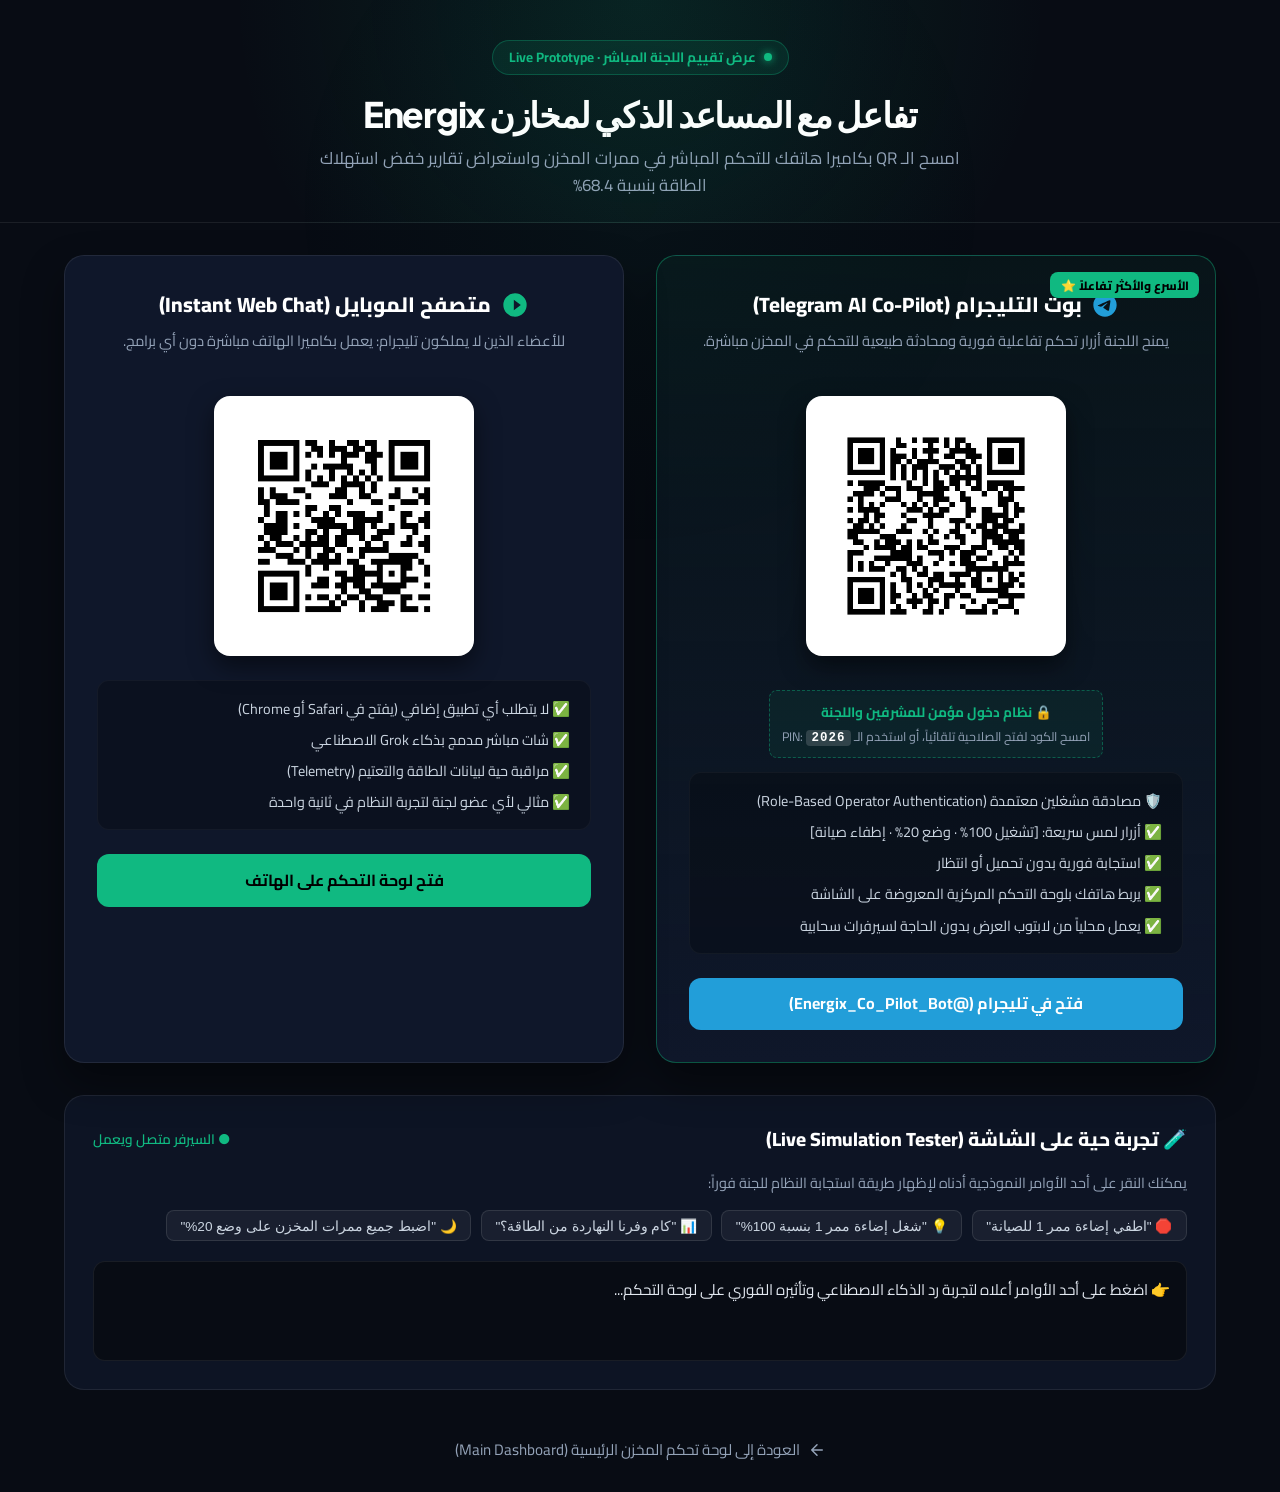
<file: demo.html>
<!DOCTYPE html>
<html lang="ar" dir="rtl">
<head>
  <meta charset="UTF-8" />
  <meta name="viewport" content="width=device-width, initial-scale=1.0" />
  <title>Energix — منصة العرض التفاعلي للجنة (Live AI Jury Demo)</title>
  <link rel="stylesheet" href="style.css" />
  <link rel="preconnect" href="https://fonts.googleapis.com">
  <link rel="preconnect" href="https://fonts.gstatic.com" crossorigin>
  <link href="https://fonts.googleapis.com/css2?family=Cairo:wght@400;600;700;800;900&family=Inter:wght@400;500;600;700&display=swap" rel="stylesheet">
  <style>
    body {
      font-family: 'Cairo', 'Inter', -apple-system, sans-serif;
      background: #080C14;
      color: #E2E8F0;
      min-height: 100vh;
      margin: 0;
      padding: 0;
    }
    .demo-header {
      padding: 2.5rem 1.5rem 1.5rem;
      text-align: center;
      background: radial-gradient(circle at 50% 0%, rgba(16, 185, 129, 0.12) 0%, transparent 60%);
      border-bottom: 1px solid rgba(255, 255, 255, 0.08);
    }
    .demo-badge {
      display: inline-flex;
      align-items: center;
      gap: 0.5rem;
      background: rgba(16, 185, 129, 0.1);
      border: 1px solid rgba(16, 185, 129, 0.3);
      color: #10B981;
      padding: 0.35rem 1rem;
      border-radius: 9999px;
      font-size: 0.85rem;
      font-weight: 700;
      margin-bottom: 1rem;
    }
    .demo-title {
      font-size: 2.2rem;
      font-weight: 900;
      color: #FFFFFF;
      margin-bottom: 0.5rem;
      line-height: 1.3;
    }
    .demo-sub {
      color: #94A3B8;
      max-width: 650px;
      margin: 0 auto;
      font-size: 1.05rem;
      line-height: 1.6;
    }
    .demo-container {
      max-width: 1200px;
      margin: 2rem auto;
      padding: 0 1.5rem;
      display: grid;
      grid-template-columns: 1fr 1fr;
      gap: 2rem;
    }
    @media (max-width: 900px) {
      .demo-container {
        grid-template-columns: 1fr;
      }
    }
    .qr-card {
      background: #0F172A;
      border: 1px solid rgba(255, 255, 255, 0.08);
      border-radius: 1.25rem;
      padding: 2rem;
      display: flex;
      flex-direction: column;
      align-items: center;
      text-align: center;
      box-shadow: 0 20px 40px rgba(0, 0, 0, 0.4);
      position: relative;
      overflow: hidden;
    }
    .qr-card.featured {
      border-color: rgba(16, 185, 129, 0.4);
      background: linear-gradient(180deg, rgba(16, 185, 129, 0.05) 0%, #0F172A 100%);
    }
    .qr-card .top-tag {
      position: absolute;
      top: 1rem;
      right: 1rem;
      background: #10B981;
      color: #000;
      font-size: 0.75rem;
      font-weight: 800;
      padding: 0.2rem 0.65rem;
      border-radius: 0.5rem;
    }
    .qr-box {
      background: #FFFFFF;
      padding: 1.25rem;
      border-radius: 1rem;
      box-shadow: 0 10px 25px rgba(0, 0, 0, 0.5);
      margin: 1.5rem 0;
      display: inline-block;
    }
    .qr-box img {
      width: 220px;
      height: 220px;
      display: block;
    }
    .qr-platform {
      display: flex;
      align-items: center;
      gap: 0.6rem;
      font-size: 1.3rem;
      font-weight: 800;
      color: #FFFFFF;
      margin-bottom: 0.5rem;
    }
    .qr-desc {
      color: #94A3B8;
      font-size: 0.92rem;
      line-height: 1.5;
      margin-bottom: 1.25rem;
    }
    .features-list {
      text-align: right;
      width: 100%;
      background: rgba(0, 0, 0, 0.25);
      border-radius: 0.75rem;
      padding: 1rem 1.25rem;
      margin-bottom: 1.5rem;
      border: 1px solid rgba(255, 255, 255, 0.04);
    }
    .features-list li {
      font-size: 0.9rem;
      color: #CBD5E1;
      margin-bottom: 0.5rem;
      display: flex;
      align-items: center;
      gap: 0.5rem;
    }
    .features-list li:last-child {
      margin-bottom: 0;
    }
    .btn-action {
      display: inline-flex;
      align-items: center;
      justify-content: center;
      gap: 0.5rem;
      width: 100%;
      padding: 0.85rem 1.25rem;
      border-radius: 0.75rem;
      font-weight: 700;
      font-size: 1rem;
      text-decoration: none;
      transition: all 0.2s;
    }
    .btn-tg {
      background: #229ED9;
      color: #FFF;
    }
    .btn-tg:hover {
      background: #1B86BA;
      transform: translateY(-2px);
    }
    .btn-wa {
      background: #25D366;
      color: #FFF;
    }
    .btn-wa:hover {
      background: #1EBE5D;
      transform: translateY(-2px);
    }
    .btn-web {
      background: #10B981;
      color: #000;
    }
    .btn-web:hover {
      background: #059669;
      color: #FFF;
      transform: translateY(-2px);
    }
    .live-sim-panel {
      max-width: 1200px;
      margin: 1rem auto 3rem;
      padding: 0 1.5rem;
    }
    .sim-card {
      background: #0D1424;
      border: 1px solid rgba(255, 255, 255, 0.08);
      border-radius: 1.25rem;
      padding: 1.75rem;
    }
    .sim-title {
      font-size: 1.2rem;
      font-weight: 800;
      color: #FFF;
      margin-bottom: 1rem;
      display: flex;
      align-items: center;
      justify-content: space-between;
    }
    .quick-chips {
      display: flex;
      flex-wrap: wrap;
      gap: 0.6rem;
      margin-bottom: 1.25rem;
    }
    .chip {
      background: rgba(255, 255, 255, 0.05);
      border: 1px solid rgba(255, 255, 255, 0.1);
      color: #CBD5E1;
      padding: 0.4rem 0.85rem;
      border-radius: 0.5rem;
      font-size: 0.85rem;
      cursor: pointer;
      transition: 0.2s;
    }
    .chip:hover {
      background: rgba(16, 185, 129, 0.15);
      border-color: #10B981;
      color: #10B981;
    }
    .chat-output-box {
      background: #080C14;
      border: 1px solid rgba(255, 255, 255, 0.07);
      border-radius: 0.75rem;
      padding: 1rem;
      min-height: 100px;
      font-size: 0.95rem;
      color: #E2E8F0;
      line-height: 1.6;
    }
    .back-nav {
      display: flex;
      justify-content: center;
      margin-bottom: 2rem;
    }
    .back-nav a {
      color: #94A3B8;
      text-decoration: none;
      font-size: 0.95rem;
      display: inline-flex;
      align-items: center;
      gap: 0.5rem;
      transition: 0.2s;
    }
    .back-nav a:hover {
      color: #10B981;
    }
  </style>
</head>
<body>

  <!-- Header -->
  <header class="demo-header">
    <div class="demo-badge">
      <span style="display:inline-block; width:8px; height:8px; background:#10B981; border-radius:50%; box-shadow:0 0 8px #10B981;"></span>
      عرض تقييم اللجنة المباشر · Live Prototype
    </div>
    <h1 class="demo-title">تفاعل مع المساعد الذكي لمخازن Energix</h1>
    <p class="demo-sub">
      امسح الـ QR بكاميرا هاتفك للتحكم المباشر في ممرات المخزن واستعراض تقارير خفض استهلاك الطاقة بنسبة 68.4%
    </p>
  </header>

  <!-- Dual Showcase Cards -->
  <div class="demo-container">

    <!-- Card 1: Telegram Bot (Recommended) -->
    <div class="qr-card featured">
      <span class="top-tag">الأسرع والأكثر تفاعلاً ⭐</span>
      <div class="qr-platform">
        <svg width="28" height="28" viewBox="0 0 24 24" fill="#229ED9"><path d="M12 2C6.48 2 2 6.48 2 12s4.48 10 10 10 10-4.48 10-10S17.52 2 12 2zm4.64 6.8c-.15 1.58-.8 5.42-1.13 7.19-.14.75-.42 1-.68 1.03-.58.05-1.02-.38-1.58-.75-.88-.58-1.38-.94-2.23-1.5-.99-.65-.35-1.01.22-1.59.15-.15 2.71-2.48 2.76-2.69a.2.2 0 0 0-.05-.18c-.06-.05-.14-.03-.21-.02-.09.02-1.49.95-4.22 2.79-.4.27-.76.41-1.08.4-.36-.01-1.04-.2-1.55-.37-.63-.2-1.12-.31-1.08-.66.02-.18.27-.36.75-.55 2.92-1.27 4.86-2.11 5.83-2.52 2.78-1.16 3.35-1.36 3.73-1.36.08 0 .27.02.39.12.1.08.13.19.14.27-.01.06.01.24 0 .38z"/></svg>
        بوت التليجرام (Telegram AI Co-Pilot)
      </div>
      <p class="qr-desc">
        يمنح اللجنة أزرار تحكم تفاعلية فورية ومحادثة طبيعية للتحكم في المخزن مباشرة.
      </p>

      <div class="qr-box">
        <img id="qr-tg-img" src="qrcodes/qr_telegram.png" alt="Telegram Bot QR" />
      </div>

      <div style="margin: 10px 0 14px; background: rgba(16,185,129,0.08); border: 1px dashed rgba(16,185,129,0.4); border-radius: 8px; padding: 8px 12px; text-align: center;">
        <span style="color: #10B981; font-weight: 700; font-size: 0.85rem;">🔒 نظام دخول مؤمن للمشرفين واللجنة</span>
        <div style="font-size: 0.78rem; color: #94A3B8; margin-top: 3px;">
          امسح الكود لفتح الصلاحية تلقائياً، أو استخدم الـ PIN: <code style="color: #fff; background: rgba(255,255,255,0.15); padding: 1px 6px; border-radius: 4px; font-weight: bold; letter-spacing: 1px;">2026</code>
        </div>
      </div>

      <ul class="features-list">
        <li>🛡️ مصادقة مشغلين معتمدة (Role-Based Operator Authentication)</li>
        <li>✅ أزرار لمس سريعة: [تشغيل 100% · وضع 20% · إطفاء صيانة]</li>
        <li>✅ استجابة فورية بدون تحميل أو انتظار</li>
        <li>✅ يربط هاتفك بلوحة التحكم المركزية المعروضة على الشاشة</li>
        <li>✅ يعمل محلياً من لابتوب العرض بدون الحاجة لسيرفرات سحابية</li>
      </ul>

      <a id="btn-tg-link" href="https://t.me/Energix_Co_Pilot_Bot?start=energix2026" target="_blank" class="btn-action btn-tg">
        فتح في تليجرام (@Energix_Co_Pilot_Bot)
      </a>
    </div>

    <!-- Card 2: Mobile Web Direct (Zero App Installation) -->
    <div class="qr-card">
      <div class="qr-platform">
        <svg width="28" height="28" viewBox="0 0 24 24" fill="#10B981"><path d="M12 2a10 10 0 1 0 10 10A10 10 0 0 0 12 2zm-1 14.5v-9l6 4.5-6 4.5z"/></svg>
        متصفح الموبايل (Instant Web Chat)
      </div>
      <p class="qr-desc">
        للأعضاء الذين لا يملكون تليجرام: يعمل بكاميرا الهاتف مباشرة دون أي برامج.
      </p>

      <div class="qr-box">
        <img id="qr-web-img" src="qrcodes/qr_web.png" alt="Mobile Web QR" />
      </div>

      <ul class="features-list">
        <li>✅ لا يتطلب أي تطبيق إضافي (يفتح في Safari أو Chrome)</li>
        <li>✅ شات مباشر مدمج بذكاء Grok الاصطناعي</li>
        <li>✅ مراقبة حية لبيانات الطاقة والتعتيم (Telemetry)</li>
        <li>✅ مثالي لأي عضو لجنة لتجربة النظام في ثانية واحدة</li>
      </ul>

      <a id="btn-web-link" href="http://localhost:8000" target="_blank" class="btn-action btn-web">
        فتح لوحة التحكم على الهاتف
      </a>
    </div>

  </div>

  <!-- Live Simulation Test Box -->
  <div class="live-sim-panel">
    <div class="sim-card">
      <div class="sim-title">
        <span>🧪 تجربة حية على الشاشة (Live Simulation Tester)</span>
        <span style="font-size:0.85rem; color:#10B981; font-weight:600;">● السيرفر متصل ويعمل</span>
      </div>
      <p style="color:#94A3B8; font-size:0.9rem; margin-bottom:1rem;">
        يمكنك النقر على أحد الأوامر النموذجية أدناه لإظهار طريقة استجابة النظام للجنة فوراً:
      </p>

      <div class="quick-chips">
        <button class="chip" onclick="simulateTest('اطفي إضاءة ممر 1 للصيانة')">🛑 "اطفي إضاءة ممر 1 للصيانة"</button>
        <button class="chip" onclick="simulateTest('شغل إضاءة ممر 1 بنسبة 100%')">💡 "شغل إضاءة ممر 1 بنسبة 100%"</button>
        <button class="chip" onclick="simulateTest('كام وفرنا النهاردة من الطاقة؟')">📊 "كام وفرنا النهاردة من الطاقة؟"</button>
        <button class="chip" onclick="simulateTest('اضبط جميع ممرات المخزن على وضع 20%')">🌙 "اضبط جميع ممرات المخزن على وضع 20%"</button>
      </div>

      <div class="chat-output-box" id="sim-output">
        👉 اضغط على أحد الأوامر أعلاه لتجربة رد الذكاء الاصطناعي وتأثيره الفوري على لوحة التحكم...
      </div>
    </div>
  </div>

  <div class="back-nav">
    <a href="index.html">
      <svg width="18" height="18" viewBox="0 0 24 24" fill="none" stroke="currentColor" stroke-width="2" stroke-linecap="round" stroke-linejoin="round"><path d="M19 12H5M12 19l-7-7 7-7"/></svg>
      العودة إلى لوحة تحكم المخزن الرئيسية (Main Dashboard)
    </a>
  </div>

  <script>
    async function simulateTest(query) {
      const box = document.getElementById('sim-output');
      box.innerHTML = `<span style="color:#94A3B8;">⏳ جاري إرسال الأمر للذكاء الاصطناعي وتنفيذ التعتيم...</span>`;
      try {
        const res = await fetch('/chat', {
          method: 'POST',
          headers: { 'Content-Type': 'application/json' },
          body: JSON.stringify({ message: query })
        });
        const data = await res.json();
        box.innerHTML = `
          <div style="color:#10B981; font-weight:700; margin-bottom:0.25rem;">أمر اللجنة: "${query}"</div>
          <div style="color:#FFFFFF;">رد المساعد الذكي: ${data.reply}</div>
        `;
      } catch (e) {
        box.innerHTML = `<span style="color:#EF4444;">تعذر الاتصال بالسيرفر المحلي: ${e.message}</span>`;
      }
    }
  </script>
</body>
</html>
</file>
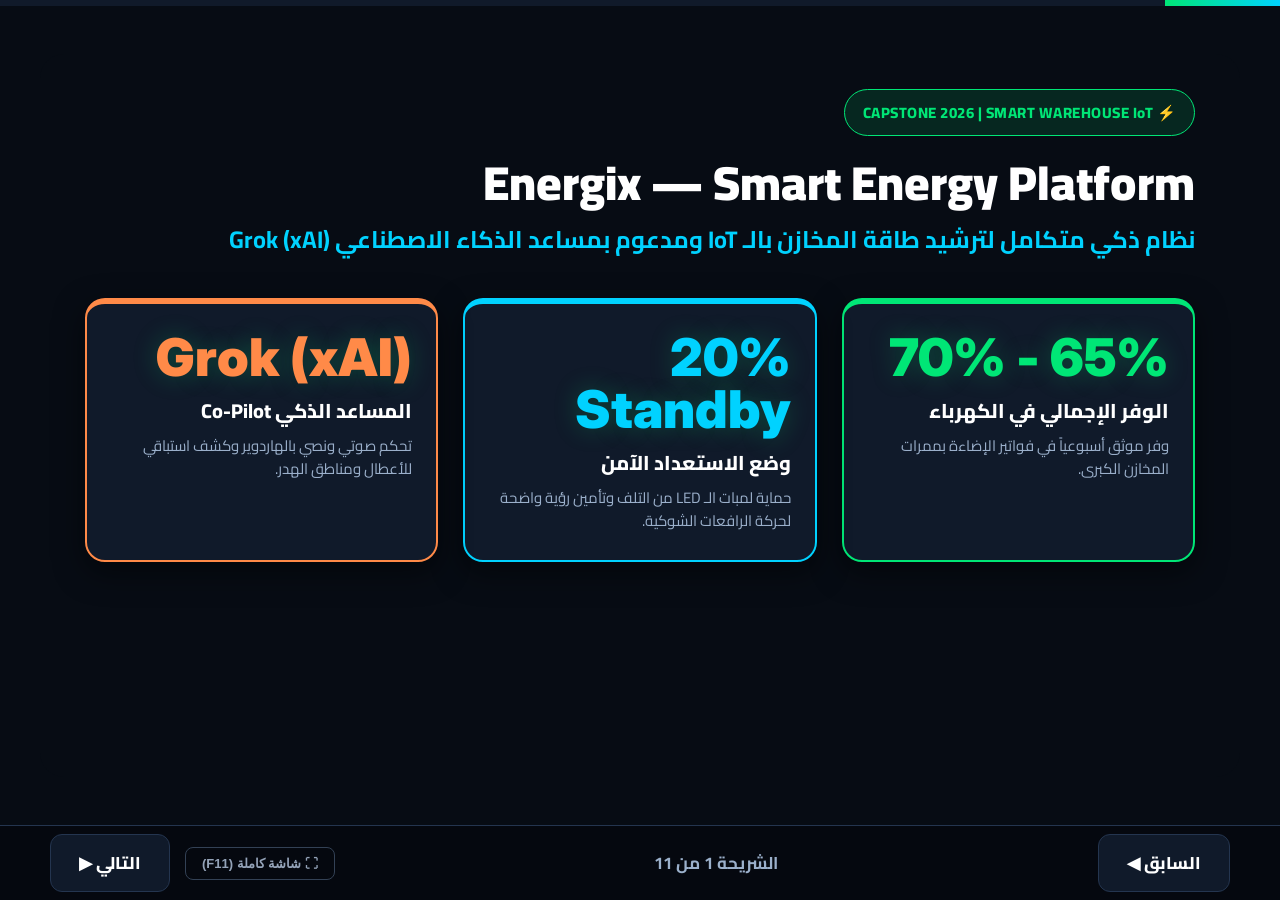
<file: Energix_Presentation.html>
<!DOCTYPE html>
<html lang="ar" dir="rtl">
<head>
  <meta charset="UTF-8">
  <meta name="viewport" content="width=device-width, initial-scale=1.0">
  <title>Energix — Keynote Presentation (Large & Clear)</title>
  <!-- Google Fonts: Cairo for super crisp Arabic & Inter for English/Numbers -->
  <link rel="preconnect" href="https://fonts.googleapis.com">
  <link rel="preconnect" href="https://fonts.gstatic.com" crossorigin>
  <link href="https://fonts.googleapis.com/css2?family=Cairo:wght@400;600;700;800;900&family=Inter:wght@400;600;800&display=swap" rel="stylesheet">
  
  <style>
    :root {
      --bg: #070c14;
      --card-bg: #101a2a;
      --card-border: #24354f;
      --accent-green: #00e676;
      --accent-cyan: #00d2ff;
      --accent-orange: #ff8a48;
      --accent-purple: #ba68ff;
      --text-white: #ffffff;
      --text-muted: #9bb0cb;
      --text-body: #f1f5f9;
    }
    * { box-sizing: border-box; }
    body {
      margin: 0;
      padding: 0;
      font-family: 'Cairo', 'Segoe UI', Tahoma, sans-serif;
      background: var(--bg);
      color: var(--text-white);
      height: 100vh;
      overflow: hidden;
      display: flex;
      flex-direction: column;
    }
    
    /* Top Progress Bar */
    .progress-bar-container {
      width: 100%;
      height: 6px;
      background: #101a2a;
    }
    .progress-bar {
      height: 100%;
      background: linear-gradient(90deg, var(--accent-green), var(--accent-cyan));
      width: 9%;
      transition: width 0.3s ease;
    }

    .slide-viewport {
      flex: 1;
      display: flex;
      align-items: center;
      justify-content: center;
      padding: 25px 40px;
    }
    .slide {
      display: none;
      width: 100%;
      max-width: 1280px;
      height: 94%;
      background: var(--bg);
      border-radius: 24px;
      padding: 35px 45px;
      animation: slideIn 0.35s ease-out;
      overflow-y: auto;
    }
    .slide.active { display: block; }
    @keyframes slideIn {
      from { opacity: 0; transform: translateY(12px); }
      to { opacity: 1; transform: translateY(0); }
    }

    /* Badges */
    .badge {
      display: inline-flex;
      align-items: center;
      gap: 8px;
      padding: 8px 18px;
      background: rgba(0, 230, 118, 0.12);
      border: 1.5px solid var(--accent-green);
      color: var(--accent-green);
      border-radius: 30px;
      font-size: 15px;
      font-weight: 800;
      margin-bottom: 16px;
      letter-spacing: 0.5px;
    }

    h1 {
      font-size: 40px;
      font-weight: 900;
      margin: 0 0 10px 0;
      color: var(--text-white);
      line-height: 1.25;
    }
    .subtitle {
      font-size: 22px;
      font-weight: 700;
      color: var(--accent-cyan);
      margin-bottom: 30px;
      line-height: 1.5;
    }

    /* Grids */
    .grid-3 {
      display: grid;
      grid-template-columns: repeat(3, 1fr);
      gap: 25px;
      margin-top: 25px;
    }
    .grid-2 {
      display: grid;
      grid-template-columns: 1.1fr 0.9fr;
      gap: 30px;
      align-items: center;
    }

    /* Big High-Contrast Cards */
    .card {
      background: var(--card-bg);
      border: 2px solid var(--card-border);
      border-radius: 20px;
      padding: 28px 24px;
      box-shadow: 0 10px 30px rgba(0,0,0,0.5);
      transition: transform 0.25s, border-color 0.25s, box-shadow 0.25s;
    }
    .card:hover {
      transform: translateY(-6px);
      border-color: var(--accent-green);
      box-shadow: 0 15px 40px rgba(0, 230, 118, 0.15);
    }
    .card h3 {
      margin-top: 0;
      margin-bottom: 16px;
      font-size: 23px;
      font-weight: 800;
      color: var(--accent-green);
      display: flex;
      align-items: center;
      gap: 12px;
    }
    .card ul {
      padding-right: 22px;
      margin: 0;
      color: var(--text-body);
      font-size: 17px;
      font-weight: 600;
      line-height: 1.8;
    }
    .card li { margin-bottom: 12px; }

    /* Stat Numbers */
    .stat-number {
      font-family: 'Inter', sans-serif;
      font-size: 52px;
      font-weight: 900;
      color: var(--accent-green);
      margin-bottom: 8px;
      line-height: 1;
      text-shadow: 0 0 25px rgba(0, 230, 118, 0.25);
    }
    .stat-title {
      font-size: 20px;
      font-weight: 800;
      color: var(--text-white);
      margin-bottom: 6px;
    }
    .stat-desc {
      font-size: 15px;
      color: var(--text-muted);
      line-height: 1.5;
    }

    /* Horizontal Operational Rules */
    .rule-box {
      background: var(--card-bg);
      border: 2px solid var(--card-border);
      border-right: 6px solid var(--accent-green);
      padding: 18px 25px;
      border-radius: 14px;
      margin-bottom: 16px;
      display: flex;
      align-items: center;
      justify-content: space-between;
      font-size: 18px;
      font-weight: 700;
      transition: all 0.2s;
    }
    .rule-box:hover {
      transform: translateX(-4px);
      border-color: var(--accent-green);
    }
    .rule-badge {
      padding: 6px 16px;
      border-radius: 20px;
      font-size: 15px;
      font-weight: 800;
    }

    /* Images */
    img.preview {
      width: 100%;
      border-radius: 16px;
      border: 2px solid var(--card-border);
      box-shadow: 0 12px 35px rgba(0,0,0,0.6);
    }

    /* Bottom Control Bar */
    .controls {
      height: 75px;
      background: #05080f;
      border-top: 1.5px solid var(--card-border);
      display: flex;
      align-items: center;
      justify-content: space-between;
      padding: 0 50px;
    }
    .btn {
      background: var(--card-bg);
      border: 1.5px solid var(--card-border);
      color: var(--text-white);
      padding: 12px 28px;
      border-radius: 12px;
      cursor: pointer;
      font-family: 'Cairo', sans-serif;
      font-size: 17px;
      font-weight: 800;
      display: flex;
      align-items: center;
      gap: 10px;
      transition: all 0.2s;
    }
    .btn:hover {
      background: var(--accent-green);
      color: #000;
      border-color: var(--accent-green);
      box-shadow: 0 0 20px rgba(0, 230, 118, 0.4);
    }
    .counter {
      color: var(--text-muted);
      font-size: 17px;
      font-weight: 700;
    }
    .fullscreen-btn {
      background: transparent;
      border: 1px solid #334155;
      color: #94a3b8;
      padding: 8px 16px;
      border-radius: 8px;
      cursor: pointer;
      font-size: 13px;
      font-weight: bold;
    }
    .fullscreen-btn:hover { color: #fff; border-color: #fff; }
  </style>
</head>
<body>

  <!-- Top Progress Bar -->
  <div class="progress-bar-container">
    <div class="progress-bar" id="progress-bar"></div>
  </div>

  <div class="slide-viewport">

    <!-- SLIDE 1: COVER -->
    <div class="slide active">
      <div class="badge">⚡ CAPSTONE 2026 | SMART WAREHOUSE IoT</div>
      <h1 style="font-size: 48px;">Energix — Smart Energy Platform</h1>
      <div class="subtitle" style="font-size: 24px;">نظام ذكي متكامل لترشيد طاقة المخازن بالـ IoT ومدعوم بمساعد الذكاء الاصطناعي Grok (xAI)</div>
      
      <div class="grid-3" style="margin-top: 40px;">
        <div class="card" style="border-color: var(--accent-green); border-top-width: 6px;">
          <div class="stat-number">65% - 70%</div>
          <div class="stat-title">الوفر الإجمالي في الكهرباء</div>
          <div class="stat-desc">وفر موثق أسبوعياً في فواتير الإضاءة بممرات المخازن الكبرى.</div>
        </div>
        <div class="card" style="border-color: var(--accent-cyan); border-top-width: 6px;">
          <div class="stat-number" style="color: var(--accent-cyan);">20% Standby</div>
          <div class="stat-title">وضع الاستعداد الآمن</div>
          <div class="stat-desc">حماية لمبات الـ LED من التلف وتأمين رؤية واضحة لحركة الرافعات الشوكية.</div>
        </div>
        <div class="card" style="border-color: var(--accent-orange); border-top-width: 6px;">
          <div class="stat-number" style="color: var(--accent-orange);">Grok (xAI)</div>
          <div class="stat-title">المساعد الذكي Co-Pilot</div>
          <div class="stat-desc">تحكم صوتي ونصي بالهاردوير وكشف استباقي للأعطال ومناطق الهدر.</div>
        </div>
      </div>
    </div>

    <!-- SLIDE 2: THE PROBLEM -->
    <div class="slide">
      <div class="badge" style="color: #ff5252; border-color: #ff5252; background: rgba(255,82,82,0.12);">🛑 THE PROBLEM</div>
      <h1>التحديات التشغيلية والمالية لإضاءة المخازن التقليدية</h1>
      <div class="subtitle">لماذا تفشل أساليب الإضاءة الحالية في المستودعات وسلاسل التوريد الكبرى؟</div>
      
      <div class="grid-3">
        <div class="card" style="border-color: var(--accent-orange);">
          <h3 style="color: var(--accent-orange);">⚡ إهدار مالي حاد (24/7 Waste)</h3>
          <ul>
            <li>صفوف الإضاءة (High Bay) تظل تعمل بكامل طاقتها <b>100% طوال 24 ساعة دون انقطاع</b>.</li>
            <li>ممرات كاملة تبقى فارغة لساعات مع استمرار استهلاك الكهرباء دون أي عائد.</li>
            <li>تمثل الإضاءة ما يصل إلى <b>40% من إجمالي فاتورة كهرباء</b> المنشأة اللوجستية.</li>
          </ul>
        </div>
        <div class="card" style="border-color: #ff5252;">
          <h3 style="color: #ff5252;">💥 تلف المصابيح السريع (Burnout)</h3>
          <ul>
            <li>التشغيل المستمر يرفع الحمل الحراري ويدمر درايفرات ومحولات الـ LED سريعاً.</li>
            <li>حساسات الحركة العادية التي تطفئ النور كلياً (0%) تسبب <b>صدمات كهربائية وحرارية</b> للمبات.</li>
            <li>تكاليف باهظة لاستبدال وصيانة الإضاءة المعلقة في الأسقف العالية (12 متراً).</li>
          </ul>
        </div>
        <div class="card" style="border-color: var(--accent-cyan);">
          <h3 style="color: var(--accent-cyan);">📊 انعدام الرؤية البيانية (No Data)</h3>
          <ul>
            <li>افتقار مديري المخازن لتقارير أسبوعية تفصل حجم الهدر في كل ممر ومنشأة.</li>
            <li>عدم وجود نظام تنبؤ بالأعطال: لا يُكتشف الحساس المعطل إلا بعد توقفه تماماً.</li>
            <li>صعوبة اتخاذ قرارات مدروسة لتحسين استهلاك الطاقة وإدارة مساحات التخزين.</li>
          </ul>
        </div>
      </div>
    </div>

    <!-- SLIDE 3: THE SOLUTION -->
    <div class="slide">
      <div class="badge">🛡️ THE SOLUTION</div>
      <h1>الحل المعتمد: نظام Energix التكيفي الذكي</h1>
      <div class="subtitle">المعادلة الهندسية التي تجمع بين التوفير الأقصى وأمان العمال وحماية الأصول</div>
      
      <div class="grid-3">
        <div class="card" style="border-color: var(--accent-green);">
          <h3>🛡️ سر وضع الـ 20% Standby</h3>
          <ul>
            <li><b>الأمان أولاً:</b> يوفر رؤية واضحة ومستمرة لسائقي الرافعات الشوكية لمنع حوادث الاصطدام.</li>
            <li><b>حماية المصابيح:</b> يمنع الصدمات الحرارية الكهربائية الناتجة عن الإطفاء الكلي 0%.</li>
            <li><b>وفر هائل:</b> خفض الإضاءة إلى 20% يوفر <b>80% من الطاقة</b> في أوقات السكون.</li>
          </ul>
        </div>
        <div class="card" style="border-color: var(--accent-cyan);">
          <h3 style="color: var(--accent-cyan);">👁️ استشعار مزدوج للحركة والحرارة</h3>
          <ul>
            <li>دمج حساسات الحركة (PIR) مع حساسات الحرارة والتواجد البشري (DHT).</li>
            <li><b>حل مشكلة العامل الثابت:</b> لو وقف العامل يفحص بضاعة لن ينطفئ النور في وجهه.</li>
            <li>سرعة استجابة ورفع النور لـ 100% خلال <b>2 إلى 3 ثوانٍ فقط</b> فور الدخول.</li>
          </ul>
        </div>
        <div class="card" style="border-color: var(--accent-orange);">
          <h3 style="color: var(--accent-orange);">⚙️ أتمتة كاملة (Zero Friction)</h3>
          <ul>
            <li><b>نظام ذاتي 100%:</b> لا يتطلب أي تغيير في طريقة أو عادات عمل العمال اليومية.</li>
            <li>تعتيم انسيابي ناعم (Smooth PWM Fading) يمنع الوميض والرعشة المجهدة للعين.</li>
            <li>تصميم Modular مرن قابل للتطبيق في أي مخزن مهما اختلفت مساحته.</li>
          </ul>
        </div>
      </div>
    </div>

    <!-- SLIDE 4: THE 5 SMART RULES -->
    <div class="slide">
      <div class="badge">🧠 ALGORITHMIC LOGIC</div>
      <h1>القواعد البرمجية الخمس للتحكم الذكي</h1>
      <div class="subtitle">خوارزميات التحكم الأوتوماتيكي وحصاد ضوء النهار وتأمين الطوارئ القصوى</div>
      
      <div class="rule-box" style="border-right-color: var(--accent-green);">
        <div><b style="color: var(--accent-green);">1. وضع الدخول والنشاط (Active 100%):</b> رفع الإضاءة لكامل السطوع فور رصد حركة أو حرارة خلال 2 إلى 3 ثوانٍ.</div>
        <div class="rule-badge" style="background: rgba(0,230,118,0.15); color: var(--accent-green);">استجابة فورية</div>
      </div>
      <div class="rule-box" style="border-right-color: var(--accent-cyan);">
        <div><b style="color: var(--accent-cyan);">2. وضع الاستعداد الذكي (Standby 20%):</b> التلاشي التلقائي بنعومة إلى 20% عند انعدام الحركة لمهلة محددة دون إطفاء كامل.</div>
        <div class="rule-badge" style="background: rgba(0,210,255,0.15); color: var(--accent-cyan);">وفر 80% في السكون</div>
      </div>
      <div class="rule-box" style="border-right-color: var(--accent-orange);">
        <div><b style="color: var(--accent-orange);">3. حصاد ضوء النهار (Daylight Harvesting):</b> خفض الإضاءة الصناعية بنسبة 40% إلى 60% نهاراً عبر حساس LDR.</div>
        <div class="rule-badge" style="background: rgba(255,138,72,0.15); color: var(--accent-orange);">استغلال الشمس</div>
      </div>
      <div class="rule-box" style="border-right-color: var(--accent-purple);">
        <div><b style="color: var(--accent-purple);">4. تخصيص المناطق الديناميكي (Dynamic Zoning):</b> إبقاء منطقة عمل العامل فقط عند 100% وتعتيم باقي طول الممر.</div>
        <div class="rule-badge" style="background: rgba(186,104,255,0.15); color: var(--accent-purple);">تركيز النور للعمل</div>
      </div>
      <div class="rule-box" style="border-right-color: #ff5252;">
        <div><b style="color: #ff5252;">5. أمان الطوارئ القصوى (Emergency Override):</b> إضاءة المخزن كاملاً بنسبة 100% فورياً عند استشعار حريق لتسهيل الهروب.</div>
        <div class="rule-badge" style="background: rgba(255,82,82,0.15); color: #ff5252;">أمان الأرواح 100%</div>
      </div>
    </div>

    <!-- SLIDE 5: HARDWARE PROTOTYPE -->
    <div class="slide">
      <div class="badge">🎛️ HARDWARE PROTOTYPE</div>
      <h1>النموذج الأولي الفيزيائي والمواصفات الهندسية</h1>
      <div class="subtitle">المكونات الإلكترونية وحلول التحديات الهندسية المبتكرة في النموذج المصغر</div>
      
      <div class="grid-3">
        <div class="card" style="border-color: var(--accent-green);">
          <h3>🎛️ المتحكم والدوائر (MCU)</h3>
          <ul>
            <li>متحكم دقيق (Arduino Uno / Mega) لمعالجة إشارات الحساسات في حلقات سريعة.</li>
            <li>منافذ PWM للتحكم الدقيق في التعتيم التدريجي دون أي رعشة بصرية.</li>
            <li>شاشة LCD ميدانية تعرض الوضع الحالي (Active/Eco) والواط الموفر لحظياً.</li>
          </ul>
        </div>
        <div class="card" style="border-color: var(--accent-cyan);">
          <h3 style="color: var(--accent-cyan);">📡 حزمة المستشعرات الذكية</h3>
          <ul>
            <li>مستشعرات حركة PIR مجهزة بأسطوانات عزل وتوجيه (Blinders) لمنع تداخل الممرات.</li>
            <li>مستشعر حرارة وتواجد DHT11 لتأكيد الوجود البشري في الممر.</li>
            <li>مقاومات ضوئية LDR لقياس شدة ضوء النهار وحصاد طاقة الشمس.</li>
          </ul>
        </div>
        <div class="card" style="border-color: var(--accent-orange);">
          <h3 style="color: var(--accent-orange);">📐 معيار التطبيق الميداني</h3>
          <ul>
            <li>مجسم ممر مخزن مطلي بأسود غير لامع لمحاكاة الخواص الضوئية للمخازن الحقيقية.</li>
            <li><b>معيار التوزيع الميداني:</b> مستشعر واحد لكل 8 إلى 10 أمتار على طول الممر.</li>
            <li>ترميز لوني معتمد للأسلاك لمنع أي تداخلات أو تشويش في الإشارة.</li>
          </ul>
        </div>
      </div>
    </div>

    <!-- SLIDE 6: SOFTWARE PLATFORM -->
    <div class="slide">
      <div class="badge">💻 SOFTWARE PLATFORM</div>
      <h1>منصة الويب السحابية ولوحة تحكم المخازن</h1>
      <div class="subtitle">المراقبة الحية وتصنيف المنشآت واستخراج التقارير الأسبوعية التنفيذية (PDF)</div>
      
      <div class="grid-2">
        <div class="card" style="border-color: var(--accent-cyan);">
          <h3 style="color: var(--accent-cyan);">⚡ مميزات لوحة التحكم السحابية</h3>
          <ul>
            <li><b>مؤشرات حية (KPIs):</b> تتبع إجمالي الكيلوواط المستهلك والموفر والمبالغ المالية الموفرة.</li>
            <li><b>تصنيف المخازن الذكي:</b> تصنيف فوري للمنشآت (Efficient كفء، Moderate متوسط، High Usage هدر مرتفع).</li>
            <li><b>تقارير أسبوعية تفاعلية:</b> استعراض تفاصيل الاستهلاك لكل يوم (من الإثنين للأحد) بضغطة زر.</li>
            <li><b>استخراج تقارير PDF رسمية:</b> ملفات تنفيذية جاهزة للطباعة والمتابعة الإدارية.</li>
            <li><b>إنذارات الصيانة التنبؤية:</b> كشف مبكر لاضطرابات الطاقة أو الحساسات المتعطلة.</li>
          </ul>
        </div>
        <div>
          <img class="preview" src="./Resources/3.jpeg" alt="Dashboard Preview">
        </div>
      </div>
    </div>

    <!-- SLIDE 7: NEW FEATURE - GROK AI CO-PILOT -->
    <div class="slide">
      <div class="badge" style="background: rgba(255,138,72,0.15); color: var(--accent-orange); border-color: var(--accent-orange);">🌟 NEW FEATURE (PLAN A)</div>
      <h1>المساعد الذكي للمخزن: Grok AI Co-Pilot (xAI)</h1>
      <div class="subtitle">تحويل نظام الإضاءة لمنظومة تفاعلية تتحدث وتتحكم وتكتشف الأعطال بالذكاء الاصطناعي التوليدي</div>
      
      <div class="grid-3">
        <div class="card" style="border-color: var(--accent-green);">
          <h3>🗣️ التخاطب باللغة الطبيعية</h3>
          <ul>
            <li>المدير يتحدث مع المخزن صوتياً أو نصياً بالعربية أو الإنجليزية.</li>
            <li>سؤال تحليلي: <i>"يا جروك وفرنا كام كهرباء الأسبوع ده؟"</i>.</li>
            <li>Grok يحلل البيانات ويجيب فوراً: <i>"وفرتم 59 كيلوواط بنسبة تحسن 68%"</i>.</li>
          </ul>
        </div>
        <div class="card" style="border-color: var(--accent-cyan);">
          <h3 style="color: var(--accent-cyan);">⚡ تحكم ميداني بالهاردوير (Tools)</h3>
          <ul>
            <li>Grok يستدعي دوال التحكم في الأردوينو مباشرة (Function Calling).</li>
            <li>أمر فوري: <i>"اطفي ممر 1 للصيانة حالاً"</i>.</li>
            <li><b>اللمبة تنطفئ في النموذج المصغر فورياً أمام لجنة التحكيم!</b></li>
          </ul>
        </div>
        <div class="card" style="border-color: var(--accent-orange);">
          <h3 style="color: var(--accent-orange);">🧠 التشخيص الاستباقي للأعطال</h3>
          <ul>
            <li>تحليل شذوذ الاستهلاك: <i>"ليه ممر 2 استهلاكه عالي الأسبوع ده؟"</i>.</li>
            <li>Grok يكشف السبب: <i>"حساس ممر 2 يسجل حركة مستمرة، ننصح بفحص مهلة السكون"</i>.</li>
            <li>تقديم حلول وإجراءات صيانة وقائية للمشرف.</li>
          </ul>
        </div>
      </div>
    </div>

    <!-- SLIDE 8: RESULTS & DATA ANALYSIS -->
    <div class="slide">
      <div class="badge">📊 PROVEN RESULTS</div>
      <h1>نتائج الاختبارات والتحليل الرقمي (4 أسابيع)</h1>
      <div class="subtitle">أرقام قياسية موثقة تثبت جدوى النظام وسرعة استجابته الميدانية</div>
      
      <div class="grid-3">
        <div class="card" style="text-align: center; border-color: var(--accent-green);">
          <div class="stat-number">65% - 70%</div>
          <div class="stat-title">الوفر الإجمالي الأسبوعي</div>
          <div class="stat-desc">في فاتورة الكهرباء مقارنة بالنظام التقليدي.</div>
        </div>
        <div class="card" style="text-align: center; border-color: var(--accent-cyan);">
          <div class="stat-number" style="color: var(--accent-cyan);">80%</div>
          <div class="stat-title">وفر ساعات السكون والليل</div>
          <div class="stat-desc">خلال العمل بوضع الاستعداد الآمن 20%.</div>
        </div>
        <div class="card" style="text-align: center; border-color: var(--accent-orange);">
          <div class="stat-number" style="color: var(--accent-orange);">40% - 60%</div>
          <div class="stat-title">وفر إضافي بالنهار</div>
          <div class="stat-desc">بفضل استغلال ضوء الشمس الطبيعي عبر LDR.</div>
        </div>
        <div class="card" style="text-align: center; border-color: var(--accent-purple);">
          <div class="stat-number" style="color: var(--accent-purple);">2 - 3 ثوانٍ</div>
          <div class="stat-title">سرعة استجابة الدخول</div>
          <div class="stat-desc">سرعة رفع الإضاءة لـ 100% فور دخول العامل.</div>
        </div>
        <div class="card" style="text-align: center; border-color: #ec4899;">
          <div class="stat-number" style="color: #ec4899;">96.4%</div>
          <div class="stat-title">دقة استشعار الحركة</div>
          <div class="stat-desc">نسبة إنذار خاطئ أقل من 3% في بيئة العمل.</div>
        </div>
        <div class="card" style="text-align: center; border-color: #0ea5e9;">
          <div class="stat-number" style="color: #0ea5e9;">15 - 20 سنة</div>
          <div class="stat-title">مضاعفة عمر المصابيح</div>
          <div class="stat-desc">بفضل التعتيم السلس وتجنب دورات الإطفاء الصفرية.</div>
        </div>
      </div>
    </div>

    <!-- SLIDE 9: BUSINESS MODEL CANVAS -->
    <div class="slide">
      <div class="badge">💼 BUSINESS MODEL</div>
      <h1>دراسة الجدوى ونموذج العمل التجاري (BMC)</h1>
      <div class="subtitle">تحويل الفكرة الهندسية إلى منتج صناعي وتجاري مستدام في السوق</div>
      
      <div class="grid-3">
        <div class="card" style="border-color: var(--accent-green);">
          <h3>💎 القيمة المضافة (Value Props)</h3>
          <ul>
            <li>وفر 65-70% موثق في فاتورة الكهرباء.</li>
            <li>مساعد ذكي Grok AI للتحكم والتشخيص الفوري.</li>
            <li>صفر تغيير في روتين أو طريقة عمل العمال.</li>
            <li>مضاعفة العمر الافتراضي للمصابيح وخفض تكلفة الصيانة.</li>
          </ul>
        </div>
        <div class="card" style="border-color: var(--accent-cyan);">
          <h3 style="color: var(--accent-cyan);">🎯 شرائح العملاء المستهدفة</h3>
          <ul>
            <li><b>فئة (أ):</b> المخازن ومراكز التوزيع اللوجستية الضخمة.</li>
            <li><b>فئة (ب):</b> المصانع ومستودعات التخزين المتوسطة والصغيرة.</li>
            <li>مستودعات التبريد والتجميد (Cold Storage).</li>
            <li>سلاسل التجزئة ومخازن الهايبر ماركت الكبرى.</li>
          </ul>
        </div>
        <div class="card" style="border-color: var(--accent-orange);">
          <h3 style="color: var(--accent-orange);">💰 مصادر الإيرادات (Revenues)</h3>
          <ul>
            <li>رسوم توريد وتركيب أجهزة التحكم الأولية.</li>
            <li>اشتراكات سنوية في برمجيات المنصة السحابية (SaaS).</li>
            <li>عقود الصيانة والدعم الفني السنوية (SLA).</li>
            <li>نموذج المشاركة في الوفر المحقق (% من الوفر).</li>
          </ul>
        </div>
      </div>
    </div>

    <!-- SLIDE 10: SDGS & ROADMAP -->
    <div class="slide">
      <div class="badge">🌍 SDGS & ROADMAP</div>
      <h1>أهداف التنمية المستدامة وخريطة الطريق المستقبلية</h1>
      <div class="subtitle">التوسع الصناعي المستقبلي والالتزام بالمعايير العالمية للطاقة النظيفة</div>
      
      <div class="rule-box" style="border-right-color: var(--accent-green);">
        <div><b style="color: var(--accent-green);">الأولوية لمستودعات التبريد (Cold Storage Priority):</b> البدء بمخازن التبريد لأن حرارة المصابيح تزيد حمل أجهزة التبريد، مما يحقق وفراً مزدوجاً.</div>
        <div class="rule-badge" style="background: rgba(0,230,118,0.15); color: var(--accent-green);">وفر مزدوج</div>
      </div>
      <div class="rule-box" style="border-right-color: var(--accent-cyan);">
        <div><b style="color: var(--accent-cyan);">التكامل مع أنظمة الـ WMS / ERP:</b> ربط الحساسات بجداول وصول الشاحنات لإضاءة الممرات استباقياً قبل وصول عمال التفريغ.</div>
        <div class="rule-badge" style="background: rgba(0,210,255,0.15); color: var(--accent-cyan);">تكامل لوجستي</div>
      </div>
      <div class="rule-box" style="border-right-color: var(--accent-orange);">
        <div><b style="color: var(--accent-orange);">خوارزميات التعلم الآلي لضبط المهلة (AI Tuning):</b> تحليل كثافة الحركة لتعديل وقت السكون آلياً لكل ممر بناءً على نشاطه الفعلي.</div>
        <div class="rule-badge" style="background: rgba(255,138,72,0.15); color: var(--accent-orange);">AI Tuning</div>
      </div>
      <div class="rule-box" style="border-right-color: var(--accent-purple);">
        <div><b style="color: var(--accent-purple);">أهداف الأمم المتحدة للتنمية المستدامة (UN SDGs):</b> تحقيق الأهداف 8 (العمل اللائق)، 9 (الصناعة والابتكار)، 12 (الاستهلاك المسؤول)، و17 (الشراكات).</div>
        <div class="rule-badge" style="background: rgba(186,104,255,0.15); color: var(--accent-purple);">SDGs 8, 9, 12, 17</div>
      </div>
    </div>

    <!-- SLIDE 11: CONCLUSION & LIVE DEMO -->
    <div class="slide">
      <div class="badge" style="font-size: 16px; padding: 10px 22px;">🎬 LIVE DEMO</div>
      <h1 style="font-size: 46px;">Energix: قيادة مستقبل كفاءة الطاقة في المخازن</h1>
      <div class="subtitle" style="font-size: 24px;">نظام متكامل يجمع بين كفاءة الطاقة الموثقة، وأمان العاملين، وقوة الذكاء الاصطناعي التوليدي</div>
      
      <div class="card" style="margin-top: 30px; border-color: var(--accent-green); padding: 30px; display: flex; gap: 30px; align-items: center;">
        <div style="flex: 1.3;">
          <h3 style="font-size: 24px; color: var(--accent-green); margin-bottom: 15px;">🚀 استعراض العرض الحي المباشر (Interactive Live Demo)</h3>
          <ul style="font-size: 17px; line-height: 2;">
            <li><b>1. النموذج الفيزيائي المصغر:</b> اختبار رفع النور الفوري لـ 100%، التعتيم الانسيابي PWM، وتفعيل وضع الـ 20% Standby.</li>
            <li><b>2. لوحة التحكم السحابية:</b> استعراض تتبع الطاقة لايف، وتصنيف المنشآت الـ 12، وتوليد التقارير اللحظية.</li>
            <li><b>3. التخاطب الحي مع Energix AI:</b> توجيه سؤال تحليلي عن التوفير، وإصدار أمر تحكم بالممرات مباشرة عبر الهاتف!</li>
          </ul>
        </div>
        <div style="flex: 0.9; text-align: center; background: rgba(0,0,0,0.3); border: 1px solid rgba(16,185,129,0.3); border-radius: 12px; padding: 20px;">
          <div style="font-size: 15px; font-weight: bold; color: var(--accent-green); margin-bottom: 10px;">📱 امسح بكاميرا الهاتف لتجربة التحكم:</div>
          <img src="qr_telegram.png" alt="Telegram QR" style="width: 170px; height: 170px; border-radius: 8px; border: 2px solid rgba(255,255,255,0.1); background: #fff; padding: 6px;">
          <div style="margin-top: 8px; font-size: 13px; color: #94A3B8;">
            🔒 نظام مؤمن — رمز المشغل (PIN): <b style="color: #fff; background: rgba(16,185,129,0.25); padding: 2px 8px; border-radius: 4px; font-family: monospace;">2026</b>
          </div>
        </div>
      </div>
    </div>

  </div>

  <!-- BOTTOM CONTROLS -->
  <div class="controls">
    <button class="btn" onclick="prevSlide()">السابق ◀</button>
    <div class="counter" id="slide-counter">الشريحة 1 من 11</div>
    <div style="display: flex; gap: 15px; align-items: center;">
      <button class="fullscreen-btn" onclick="toggleFullscreen()">⛶ شاشة كاملة (F11)</button>
      <button class="btn" onclick="nextSlide()">التالي ▶</button>
    </div>
  </div>

  <script>
    let currentSlide = 0;
    const slides = document.querySelectorAll('.slide');
    const counter = document.getElementById('slide-counter');
    const progressBar = document.getElementById('progress-bar');

    function updateSlide() {
      slides.forEach((s, idx) => s.classList.toggle('active', idx === currentSlide));
      counter.innerText = `الشريحة ${currentSlide + 1} من ${slides.length}`;
      const progressPercent = ((currentSlide + 1) / slides.length) * 100;
      progressBar.style.width = progressPercent + '%';
    }

    function nextSlide() {
      if (currentSlide < slides.length - 1) {
        currentSlide++;
        updateSlide();
      }
    }

    function prevSlide() {
      if (currentSlide > 0) {
        currentSlide--;
        updateSlide();
      }
    }

    function toggleFullscreen() {
      if (!document.fullscreenElement) {
        document.documentElement.requestFullscreen().catch(err => alert(err.message));
      } else {
        document.exitFullscreen();
      }
    }

    // Keyboard Arrow Keys
    document.addEventListener('keydown', (e) => {
      if (e.key === 'ArrowRight' || e.key === 'ArrowDown') prevSlide();
      if (e.key === 'ArrowLeft' || e.key === 'ArrowUp') nextSlide();
      if (e.key === 'f' || e.key === 'F') toggleFullscreen();
    });
  </script>
</body>
</html>
</file>
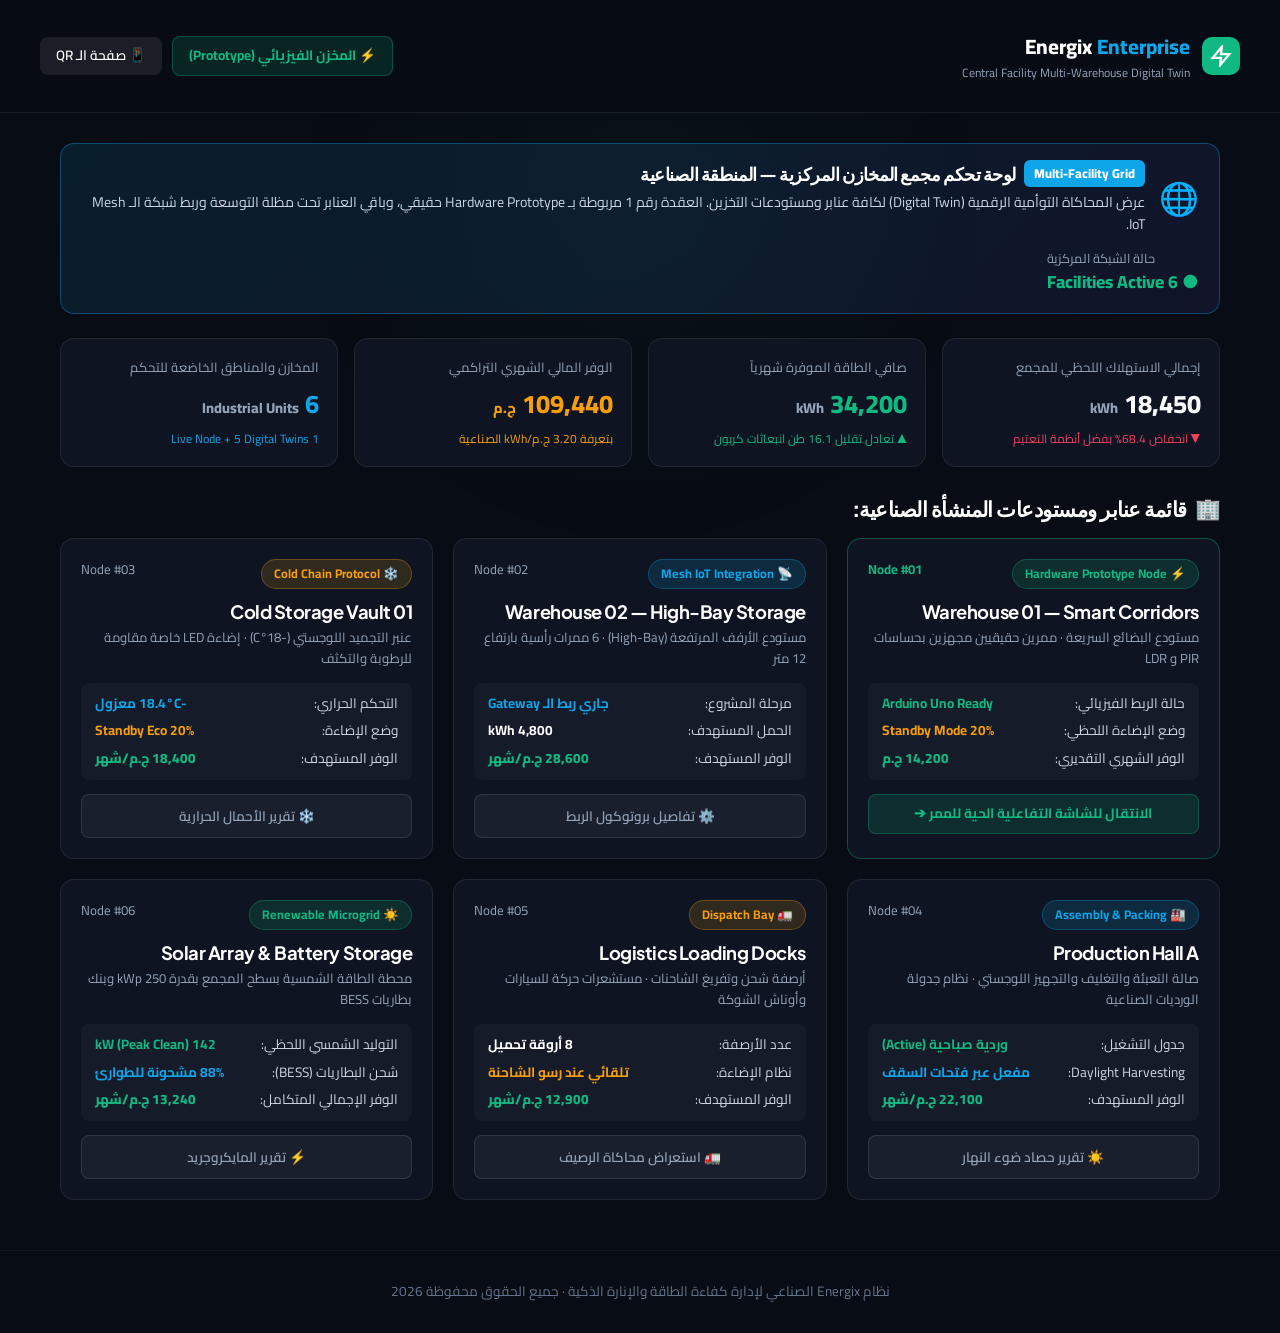
<file: enterprise.html>
<!DOCTYPE html>
<html lang="ar" dir="rtl">
<head>
  <meta charset="UTF-8" />
  <meta name="viewport" content="width=device-width, initial-scale=1.0" />
  <title>Energix Enterprise — مجمع المخازن والمنشآت المركزية (Digital Twin)</title>
  <link rel="stylesheet" href="style.css" />
  <link href="https://fonts.googleapis.com/css2?family=Cairo:wght@400;600;700;800;900&family=Plus+Jakarta+Sans:wght@500;700;800&display=swap" rel="stylesheet">
  <style>
    * { font-family: 'Cairo', 'Plus Jakarta Sans', sans-serif; }
    .phase-badge {
      display: inline-flex;
      align-items: center;
      gap: 6px;
      padding: 4px 12px;
      border-radius: 20px;
      font-size: 0.78rem;
      font-weight: 700;
    }
    .phase-live { background: rgba(16, 185, 129, 0.15); color: #10b981; border: 1px solid rgba(16, 185, 129, 0.3); }
    .phase-mesh { background: rgba(14, 165, 233, 0.15); color: #0ea5e9; border: 1px solid rgba(14, 165, 233, 0.3); }
    .phase-sim { background: rgba(245, 158, 11, 0.15); color: #f59e0b; border: 1px solid rgba(245, 158, 11, 0.3); }
    .backup-banner {
      background: linear-gradient(135deg, rgba(14, 165, 233, 0.12) 0%, rgba(99, 102, 241, 0.1) 100%);
      border: 1px solid rgba(14, 165, 233, 0.35);
      border-radius: 14px;
      padding: 16px 20px;
      margin-bottom: 24px;
      display: flex;
      justify-content: space-between;
      align-items: center;
      flex-wrap: wrap;
      gap: 12px;
    }
    .backup-tag {
      background: #0ea5e9;
      color: #fff;
      padding: 3px 10px;
      border-radius: 6px;
      font-size: 0.8rem;
      font-weight: 800;
    }
  </style>
</head>
<body style="background:#080c14;color:#f8fafc;">

<!-- Navigation -->
<nav id="navbar" style="border-bottom:1px solid rgba(255,255,255,0.08);background:rgba(8,12,20,0.85);backdrop-filter:blur(10px);position:sticky;top:0;z-index:100;">
  <div class="container nav-inner" style="display:flex;justify-content:space-between;align-items:center;padding:14px 20px;">
    <div style="display:flex;align-items:center;gap:12px;">
      <div style="background:#10b981;padding:8px;border-radius:10px;display:flex;">
        <svg width="22" height="22" viewBox="0 0 24 24" fill="none" stroke="#fff" stroke-width="2.5"><path d="M13 2L3 14h9l-1 8 10-12h-9l1-8z"/></svg>
      </div>
      <div>
        <span style="font-size:1.3rem;font-weight:800;color:#fff;">Energix <span style="color:#0ea5e9;">Enterprise</span></span>
        <span style="font-size:0.75rem;color:#94a3b8;display:block;">Central Facility Multi-Warehouse Digital Twin</span>
      </div>
    </div>

    <div style="display:flex;gap:10px;align-items:center;">
      <a href="/#inventory" style="display:inline-flex;align-items:center;gap:6px;padding:8px 16px;border-radius:8px;background:rgba(16,185,129,0.15);color:#10b981;border:1px solid rgba(16,185,129,0.3);text-decoration:none;font-weight:700;font-size:0.85rem;">
        ⚡ المخزن الفيزيائي (Prototype)
      </a>
      <a href="demo.html" style="display:inline-flex;align-items:center;gap:6px;padding:8px 16px;border-radius:8px;background:rgba(255,255,255,0.08);color:#fff;text-decoration:none;font-weight:600;font-size:0.85rem;">
        📱 صفحة الـ QR
      </a>
    </div>
  </div>
</nav>

<div class="container" style="max-width:1200px;margin:30px auto;padding:0 20px;">

  <!-- Enterprise Explanation Banner -->
  <div class="backup-banner">
    <div style="display:flex;align-items:center;gap:14px;">
      <span style="font-size:2rem;">🌐</span>
      <div>
        <div style="display:flex;align-items:center;gap:8px;margin-bottom:4px;">
          <span class="backup-tag">Multi-Facility Grid</span>
          <h3 style="margin:0;font-size:1.15rem;color:#fff;">لوحة تحكم مجمع المخازن المركزية — المنطقة الصناعية</h3>
        </div>
        <p style="margin:0;color:#cbd5e1;font-size:0.88rem;">
          عرض المحاكاة التوأمية الرقمية (Digital Twin) لكافة عنابر ومستودعات التخزين. العقدة رقم 1 مربوطة بـ Hardware Prototype حقيقي، وباقي العنابر تحت مظلة التوسعة وربط شبكة الـ Mesh IoT.
        </p>
      </div>
    </div>
    <div style="text-align:left;">
      <span style="font-size:0.8rem;color:#94a3b8;display:block;">حالة الشبكة المركزية</span>
      <span style="font-size:1.1rem;font-weight:800;color:#10b981;">● 6 Facilities Active</span>
    </div>
  </div>

  <!-- Top Metrics -->
  <div class="dash-stats" style="display:grid;grid-template-columns:repeat(auto-fit, minmax(220px, 1fr));gap:16px;margin-bottom:30px;">
    <div class="dash-stat-card" style="background:#0e1422;border:1px solid rgba(255,255,255,0.08);border-radius:14px;padding:18px;">
      <div style="font-size:0.82rem;color:#94a3b8;margin-bottom:6px;">إجمالي الاستهلاك اللحظي للمجمع</div>
      <div style="font-size:1.6rem;font-weight:800;color:#f8fafc;">18,450 <span style="font-size:0.9rem;color:#94a3b8;">kWh</span></div>
      <div style="font-size:0.75rem;color:#f43f5e;margin-top:4px;">▼ انخفاض 68.4% بفضل أنظمة التعتيم</div>
    </div>
    <div class="dash-stat-card" style="background:#0e1422;border:1px solid rgba(255,255,255,0.08);border-radius:14px;padding:18px;">
      <div style="font-size:0.82rem;color:#94a3b8;margin-bottom:6px;">صافي الطاقة الموفرة شهرياً</div>
      <div style="font-size:1.6rem;font-weight:800;color:#10b981;">34,200 <span style="font-size:0.9rem;color:#94a3b8;">kWh</span></div>
      <div style="font-size:0.75rem;color:#10b981;margin-top:4px;">▲ تعادل تقليل 16.1 طن انبعاثات كربون</div>
    </div>
    <div class="dash-stat-card" style="background:#0e1422;border:1px solid rgba(255,255,255,0.08);border-radius:14px;padding:18px;">
      <div style="font-size:0.82rem;color:#94a3b8;margin-bottom:6px;">الوفر المالي الشهري التراكمي</div>
      <div style="font-size:1.6rem;font-weight:800;color:#f59e0b;">109,440 <span style="font-size:0.9rem;color:#f59e0b;">ج.م</span></div>
      <div style="font-size:0.75rem;color:#f59e0b;margin-top:4px;">بتعرفة 3.20 ج.م/kWh الصناعية</div>
    </div>
    <div class="dash-stat-card" style="background:#0e1422;border:1px solid rgba(255,255,255,0.08);border-radius:14px;padding:18px;">
      <div style="font-size:0.82rem;color:#94a3b8;margin-bottom:6px;">المخازن والمناطق الخاضعة للتحكم</div>
      <div style="font-size:1.6rem;font-weight:800;color:#0ea5e9;">6 <span style="font-size:0.9rem;color:#94a3b8;">Industrial Units</span></div>
      <div style="font-size:0.75rem;color:#0ea5e9;margin-top:4px;">1 Live Node + 5 Digital Twins</div>
    </div>
  </div>

  <!-- Multi-Warehouse Facilities Grid -->
  <h2 style="font-size:1.3rem;font-weight:800;color:#fff;margin-bottom:16px;display:flex;align-items:center;gap:8px;">
    <span>🏢</span> قائمة عنابر ومستودعات المنشأة الصناعية:
  </h2>

  <div style="display:grid;grid-template-columns:repeat(auto-fit, minmax(340px, 1fr));gap:20px;">

    <!-- Card 1: Warehouse 01 (Physical Model) -->
    <div style="background:#0e1422;border:1px solid rgba(16,185,129,0.35);border-radius:14px;padding:20px;position:relative;">
      <div style="display:flex;justify-content:space-between;align-items:flex-start;margin-bottom:12px;">
        <span class="phase-badge phase-live">⚡ Hardware Prototype Node</span>
        <span style="color:#10b981;font-weight:700;font-size:0.82rem;">Node #01</span>
      </div>
      <h3 style="margin:0 0 4px;font-size:1.15rem;color:#fff;">Warehouse 01 — Smart Corridors</h3>
      <p style="margin:0 0 14px;color:#94a3b8;font-size:0.82rem;">مستودع البضائع السريعة · ممرين حقيقيين مجهزين بحساسات PIR و LDR</p>
      
      <div style="background:rgba(255,255,255,0.03);border-radius:8px;padding:10px 14px;margin-bottom:14px;">
        <div style="display:flex;justify-content:space-between;font-size:0.85rem;margin-bottom:6px;">
          <span style="color:#cbd5e1;">حالة الربط الفيزيائي:</span>
          <span style="color:#10b981;font-weight:700;">Arduino Uno Ready</span>
        </div>
        <div style="display:flex;justify-content:space-between;font-size:0.85rem;margin-bottom:6px;">
          <span style="color:#cbd5e1;">وضع الإضاءة اللحظي:</span>
          <span style="color:#f59e0b;font-weight:700;">20% Standby Mode</span>
        </div>
        <div style="display:flex;justify-content:space-between;font-size:0.85rem;">
          <span style="color:#cbd5e1;">الوفر الشهري التقديري:</span>
          <span style="color:#10b981;font-weight:800;">14,200 ج.م</span>
        </div>
      </div>
      <a href="/#inventory" style="display:block;text-align:center;padding:8px 0;background:rgba(16,185,129,0.15);color:#10b981;border:1px solid rgba(16,185,129,0.3);border-radius:8px;text-decoration:none;font-weight:700;font-size:0.85rem;">
        الانتقال للشاشة التفاعلية الحية للممر ➔
      </a>
    </div>

    <!-- Card 2: High-Bay Warehouse 02 -->
    <div style="background:#0e1422;border:1px solid rgba(255,255,255,0.08);border-radius:14px;padding:20px;">
      <div style="display:flex;justify-content:space-between;align-items:flex-start;margin-bottom:12px;">
        <span class="phase-badge phase-mesh">📡 Mesh IoT Integration</span>
        <span style="color:#94a3b8;font-size:0.82rem;">Node #02</span>
      </div>
      <h3 style="margin:0 0 4px;font-size:1.15rem;color:#fff;">Warehouse 02 — High-Bay Storage</h3>
      <p style="margin:0 0 14px;color:#94a3b8;font-size:0.82rem;">مستودع الأرفف المرتفعة (High-Bay) · 6 ممرات رأسية بارتفاع 12 متر</p>
      
      <div style="background:rgba(255,255,255,0.03);border-radius:8px;padding:10px 14px;margin-bottom:14px;">
        <div style="display:flex;justify-content:space-between;font-size:0.85rem;margin-bottom:6px;">
          <span style="color:#cbd5e1;">مرحلة المشروع:</span>
          <span style="color:#0ea5e9;font-weight:700;">جاري ربط الـ Gateway</span>
        </div>
        <div style="display:flex;justify-content:space-between;font-size:0.85rem;margin-bottom:6px;">
          <span style="color:#cbd5e1;">الحمل المستهدف:</span>
          <span style="color:#fff;font-weight:700;">4,800 kWh</span>
        </div>
        <div style="display:flex;justify-content:space-between;font-size:0.85rem;">
          <span style="color:#cbd5e1;">الوفر المستهدف:</span>
          <span style="color:#10b981;font-weight:800;">28,600 ج.م/شهر</span>
        </div>
      </div>
      <button onclick="alert('هذا العنبر ضمن التوسعة المركزية وجاري تجهيز الـ Gateway الخاص به للربط مع السيرفر.')" style="width:100%;padding:8px 0;background:rgba(255,255,255,0.05);color:#94a3b8;border:1px solid rgba(255,255,255,0.1);border-radius:8px;cursor:pointer;font-weight:600;font-size:0.85rem;">
        ⚙️ تفاصيل بروتوكول الربط
      </button>
    </div>

    <!-- Card 3: Cold Storage Vault 01 -->
    <div style="background:#0e1422;border:1px solid rgba(255,255,255,0.08);border-radius:14px;padding:20px;">
      <div style="display:flex;justify-content:space-between;align-items:flex-start;margin-bottom:12px;">
        <span class="phase-badge phase-sim">❄️ Cold Chain Protocol</span>
        <span style="color:#94a3b8;font-size:0.82rem;">Node #03</span>
      </div>
      <h3 style="margin:0 0 4px;font-size:1.15rem;color:#fff;">Cold Storage Vault 01</h3>
      <p style="margin:0 0 14px;color:#94a3b8;font-size:0.82rem;">عنبر التجميد اللوجستي (-18°C) · إضاءة LED خاصة مقاومة للرطوبة والتكثف</p>
      
      <div style="background:rgba(255,255,255,0.03);border-radius:8px;padding:10px 14px;margin-bottom:14px;">
        <div style="display:flex;justify-content:space-between;font-size:0.85rem;margin-bottom:6px;">
          <span style="color:#cbd5e1;">التحكم الحراري:</span>
          <span style="color:#0ea5e9;font-weight:700;">-18.4°C معزول</span>
        </div>
        <div style="display:flex;justify-content:space-between;font-size:0.85rem;margin-bottom:6px;">
          <span style="color:#cbd5e1;">وضع الإضاءة:</span>
          <span style="color:#f59e0b;font-weight:700;">20% Standby Eco</span>
        </div>
        <div style="display:flex;justify-content:space-between;font-size:0.85rem;">
          <span style="color:#cbd5e1;">الوفر المستهدف:</span>
          <span style="color:#10b981;font-weight:800;">18,400 ج.م/شهر</span>
        </div>
      </div>
      <button onclick="alert('تم تفعيل نظام التعتيم الذكي لتقليل الحمل الحراري للإنارة داخل ثلاجات التجميد.')" style="width:100%;padding:8px 0;background:rgba(255,255,255,0.05);color:#94a3b8;border:1px solid rgba(255,255,255,0.1);border-radius:8px;cursor:pointer;font-weight:600;font-size:0.85rem;">
        ❄️ تقرير الأحمال الحرارية
      </button>
    </div>

    <!-- Card 4: Production Hall A -->
    <div style="background:#0e1422;border:1px solid rgba(255,255,255,0.08);border-radius:14px;padding:20px;">
      <div style="display:flex;justify-content:space-between;align-items:flex-start;margin-bottom:12px;">
        <span class="phase-badge phase-mesh">🏭 Assembly & Packing</span>
        <span style="color:#94a3b8;font-size:0.82rem;">Node #04</span>
      </div>
      <h3 style="margin:0 0 4px;font-size:1.15rem;color:#fff;">Production Hall A</h3>
      <p style="margin:0 0 14px;color:#94a3b8;font-size:0.82rem;">صالة التعبئة والتغليف والتجهيز اللوجستي · نظام جدولة الورديات الصناعية</p>
      
      <div style="background:rgba(255,255,255,0.03);border-radius:8px;padding:10px 14px;margin-bottom:14px;">
        <div style="display:flex;justify-content:space-between;font-size:0.85rem;margin-bottom:6px;">
          <span style="color:#cbd5e1;">جدول التشغيل:</span>
          <span style="color:#10b981;font-weight:700;">وردية صباحية (Active)</span>
        </div>
        <div style="display:flex;justify-content:space-between;font-size:0.85rem;margin-bottom:6px;">
          <span style="color:#cbd5e1;">Daylight Harvesting:</span>
          <span style="color:#0ea5e9;font-weight:700;">مفعل عبر فتحات السقف</span>
        </div>
        <div style="display:flex;justify-content:space-between;font-size:0.85rem;">
          <span style="color:#cbd5e1;">الوفر المستهدف:</span>
          <span style="color:#10b981;font-weight:800;">22,100 ج.م/شهر</span>
        </div>
      </div>
      <button onclick="alert('صالة الإنتاج تعتمد على حصاد ضوء النهار (Daylight Harvesting) مع مستشعرات الضوء الطبيعي.')" style="width:100%;padding:8px 0;background:rgba(255,255,255,0.05);color:#94a3b8;border:1px solid rgba(255,255,255,0.1);border-radius:8px;cursor:pointer;font-weight:600;font-size:0.85rem;">
        ☀️ تقرير حصاد ضوء النهار
      </button>
    </div>

    <!-- Card 5: Logistics Dispatch Dock -->
    <div style="background:#0e1422;border:1px solid rgba(255,255,255,0.08);border-radius:14px;padding:20px;">
      <div style="display:flex;justify-content:space-between;align-items:flex-start;margin-bottom:12px;">
        <span class="phase-badge phase-sim">🚛 Dispatch Bay</span>
        <span style="color:#94a3b8;font-size:0.82rem;">Node #05</span>
      </div>
      <h3 style="margin:0 0 4px;font-size:1.15rem;color:#fff;">Logistics Loading Docks</h3>
      <p style="margin:0 0 14px;color:#94a3b8;font-size:0.82rem;">أرصفة شحن وتفريغ الشاحنات · مستشعرات حركة للسيارات وأوناش الشوكة</p>
      
      <div style="background:rgba(255,255,255,0.03);border-radius:8px;padding:10px 14px;margin-bottom:14px;">
        <div style="display:flex;justify-content:space-between;font-size:0.85rem;margin-bottom:6px;">
          <span style="color:#cbd5e1;">عدد الأرصفة:</span>
          <span style="color:#fff;font-weight:700;">8 أروقة تحميل</span>
        </div>
        <div style="display:flex;justify-content:space-between;font-size:0.85rem;margin-bottom:6px;">
          <span style="color:#cbd5e1;">نظام الإضاءة:</span>
          <span style="color:#f59e0b;font-weight:700;">تلقائي عند رسو الشاحنة</span>
        </div>
        <div style="display:flex;justify-content:space-between;font-size:0.85rem;">
          <span style="color:#cbd5e1;">الوفر المستهدف:</span>
          <span style="color:#10b981;font-weight:800;">12,900 ج.م/شهر</span>
        </div>
      </div>
      <button onclick="alert('الإضاءة ترتفع تلقائياً لـ 100% فقط عند دخول ونش شوكة أو وقوف شاحنة على الرصيف.')" style="width:100%;padding:8px 0;background:rgba(255,255,255,0.05);color:#94a3b8;border:1px solid rgba(255,255,255,0.1);border-radius:8px;cursor:pointer;font-weight:600;font-size:0.85rem;">
        🚛 استعراض محاكاة الرصيف
      </button>
    </div>

    <!-- Card 6: Solar Microgrid Substation -->
    <div style="background:#0e1422;border:1px solid rgba(255,255,255,0.08);border-radius:14px;padding:20px;">
      <div style="display:flex;justify-content:space-between;align-items:flex-start;margin-bottom:12px;">
        <span class="phase-badge phase-live">☀️ Renewable Microgrid</span>
        <span style="color:#94a3b8;font-size:0.82rem;">Node #06</span>
      </div>
      <h3 style="margin:0 0 4px;font-size:1.15rem;color:#fff;">Solar Array & Battery Storage</h3>
      <p style="margin:0 0 14px;color:#94a3b8;font-size:0.82rem;">محطة الطاقة الشمسية بسطح المجمع بقدرة 250 kWp وبنك بطاريات BESS</p>
      
      <div style="background:rgba(255,255,255,0.03);border-radius:8px;padding:10px 14px;margin-bottom:14px;">
        <div style="display:flex;justify-content:space-between;font-size:0.85rem;margin-bottom:6px;">
          <span style="color:#cbd5e1;">التوليد الشمسي اللحظي:</span>
          <span style="color:#10b981;font-weight:700;">142 kW (Peak Clean)</span>
        </div>
        <div style="display:flex;justify-content:space-between;font-size:0.85rem;margin-bottom:6px;">
          <span style="color:#cbd5e1;">شحن البطاريات (BESS):</span>
          <span style="color:#0ea5e9;font-weight:700;">88% مشحونة للطوارئ</span>
        </div>
        <div style="display:flex;justify-content:space-between;font-size:0.85rem;">
          <span style="color:#cbd5e1;">الوفر الإجمالي المتكامل:</span>
          <span style="color:#10b981;font-weight:800;">13,240 ج.م/شهر</span>
        </div>
      </div>
      <button onclick="alert('تغطي الخلايا الشمسية 40% من احتياجات إنارة المجمع أثناء ساعات النهار.')" style="width:100%;padding:8px 0;background:rgba(255,255,255,0.05);color:#94a3b8;border:1px solid rgba(255,255,255,0.1);border-radius:8px;cursor:pointer;font-weight:600;font-size:0.85rem;">
        ⚡ تقرير المايكروجريد
      </button>
    </div>

  </div>

</div>

<footer style="text-align:center;padding:30px;color:#64748b;font-size:0.85rem;border-top:1px solid rgba(255,255,255,0.05);margin-top:50px;">
  نظام Energix الصناعي لإدارة كفاءة الطاقة والإنارة الذكية · جميع الحقوق محفوظة 2026
</footer>

</body>
</html>
</file>
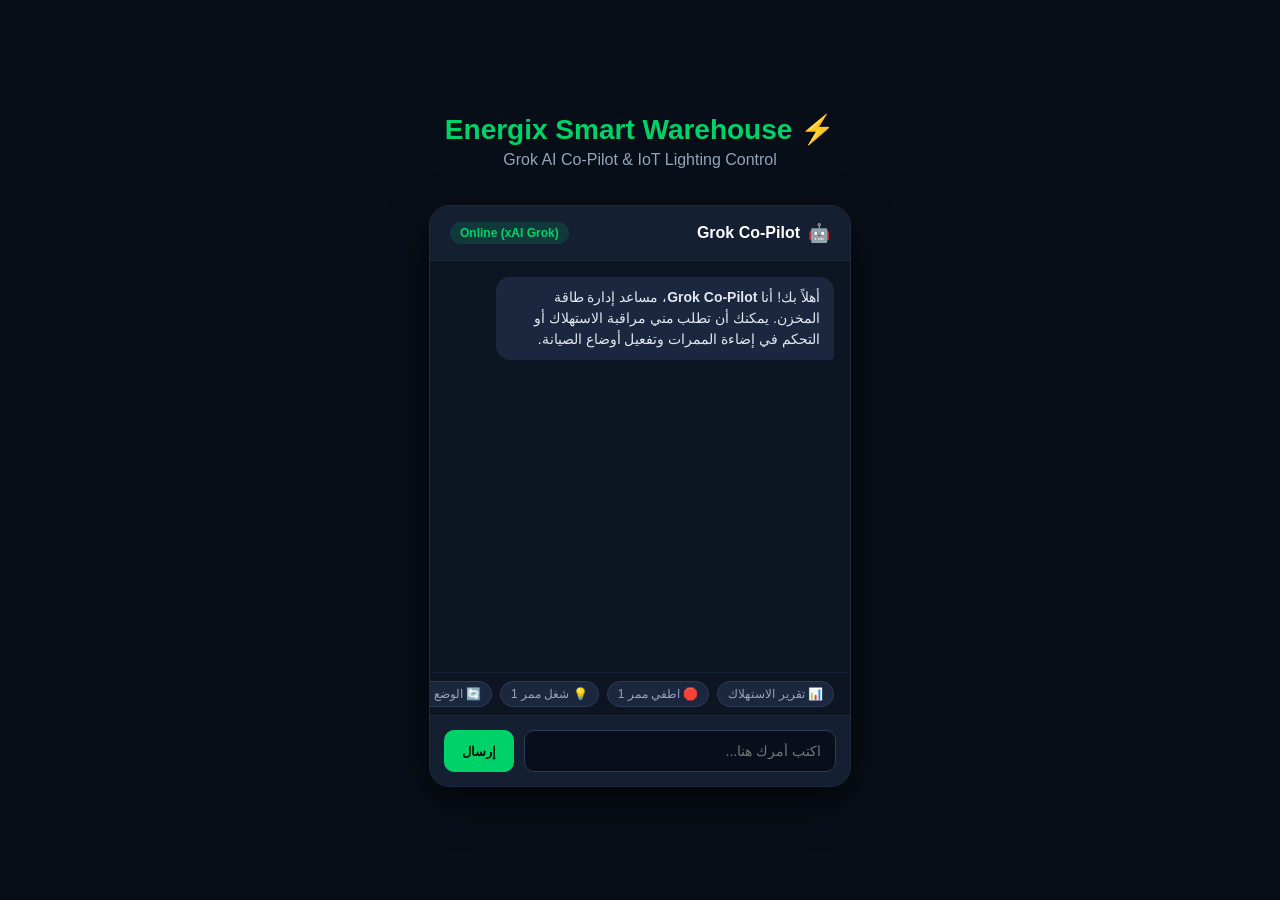
<file: AI_CoPilot/demo_chat.html>
<!DOCTYPE html>
<html lang="ar" dir="rtl">
<head>
  <meta charset="UTF-8">
  <title>Energix — Grok AI Warehouse Co-Pilot</title>
  <style>
    body {
      margin: 0;
      padding: 0;
      font-family: 'Segoe UI', Tahoma, Geneva, Verdana, sans-serif;
      background: #080e18;
      color: #fff;
      display: flex;
      flex-direction: column;
      align-items: center;
      justify-content: center;
      min-height: 100vh;
    }
    .header {
      text-align: center;
      margin-bottom: 20px;
    }
    .header h1 {
      color: #00d26a;
      margin: 0;
      font-size: 28px;
    }
    .header p {
      color: #94a3b8;
      margin-top: 5px;
    }
    .chat-card {
      width: 420px;
      height: 580px;
      background: #0d1522;
      border: 1px solid #1e293b;
      border-radius: 20px;
      display: flex;
      flex-direction: column;
      box-shadow: 0 15px 40px rgba(0,0,0,0.6);
      overflow: hidden;
    }
    .card-top {
      padding: 16px 20px;
      background: #141f32;
      border-bottom: 1px solid #1e293b;
      display: flex;
      align-items: center;
      justify-content: space-between;
    }
    .badge {
      background: rgba(0, 210, 106, 0.15);
      color: #00d26a;
      padding: 4px 10px;
      border-radius: 20px;
      font-size: 12px;
      font-weight: bold;
    }
    .messages-container {
      flex: 1;
      padding: 16px;
      overflow-y: auto;
      display: flex;
      flex-direction: column;
      gap: 12px;
    }
    .msg {
      max-width: 80%;
      padding: 10px 14px;
      border-radius: 14px;
      font-size: 14px;
      line-height: 1.5;
    }
    .msg.bot {
      background: #1a273e;
      color: #e2e8f0;
      align-self: flex-start;
      border-bottom-right-radius: 4px;
    }
    .msg.user {
      background: #00d26a;
      color: #05140b;
      font-weight: bold;
      align-self: flex-end;
      border-bottom-left-radius: 4px;
    }
    .input-area {
      padding: 14px;
      background: #141f32;
      border-top: 1px solid #1e293b;
      display: flex;
      gap: 10px;
    }
    .input-area input {
      flex: 1;
      padding: 12px 14px;
      background: #090f1a;
      border: 1px solid #2d3b55;
      border-radius: 10px;
      color: #fff;
      font-size: 14px;
      outline: none;
    }
    .input-area button {
      background: #00d26a;
      color: #05140b;
      border: none;
      padding: 0 18px;
      border-radius: 10px;
      font-weight: bold;
      cursor: pointer;
      transition: background 0.2s;
    }
    .input-area button:hover {
      background: #00b85c;
    }
    .quick-chips {
      padding: 8px 16px;
      background: #0d1522;
      display: flex;
      gap: 8px;
      overflow-x: auto;
      border-top: 1px solid #162235;
    }
    .chip {
      background: #1a273e;
      border: 1px solid #2d3b55;
      padding: 5px 10px;
      border-radius: 15px;
      font-size: 12px;
      color: #94a3b8;
      cursor: pointer;
      white-space: nowrap;
    }
    .chip:hover {
      color: #00d26a;
      border-color: #00d26a;
    }
  </style>
</head>
<body>

  <div class="header">
    <h1>⚡ Energix Smart Warehouse</h1>
    <p>Grok AI Co-Pilot & IoT Lighting Control</p>
  </div>

  <div class="chat-card">
    <div class="card-top">
      <div style="font-weight: bold; display: flex; align-items: center; gap: 8px;">
        <span style="font-size: 18px;">🤖</span> Grok Co-Pilot
      </div>
      <div class="badge">Online (xAI Grok)</div>
    </div>

    <div class="messages-container" id="chat-messages">
      <div class="msg bot">
        أهلاً بك! أنا <b>Grok Co-Pilot</b>، مساعد إدارة طاقة المخزن. يمكنك أن تطلب مني مراقبة الاستهلاك أو التحكم في إضاءة الممرات وتفعيل أوضاع الصيانة.
      </div>
    </div>

    <div class="quick-chips">
      <div class="chip" onclick="quickSend('تقرير الاستهلاك والتوفير')">📊 تقرير الاستهلاك</div>
      <div class="chip" onclick="quickSend('اطفي ممر 1 للصيانة')">🛑 اطفي ممر 1</div>
      <div class="chip" onclick="quickSend('شغل ممر 1 بنسبة 100%')">💡 شغل ممر 1</div>
      <div class="chip" onclick="quickSend('رجع الإضاءة للوضع التلقائي')">🔄 الوضع التلقائي</div>
    </div>

    <div class="input-area">
      <input type="text" id="user-input" placeholder="اكتب أمرك هنا..." onkeypress="if(event.key === 'Enter') sendMessage()">
      <button onclick="sendMessage()">إرسال</button>
    </div>
  </div>

  <script>
    function quickSend(text) {
      document.getElementById('user-input').value = text;
      sendMessage();
    }

    async function sendMessage() {
      const input = document.getElementById('user-input');
      const text = input.value.trim();
      if (!text) return;

      const container = document.getElementById('chat-messages');
      container.innerHTML += `<div class="msg user">${text}</div>`;
      input.value = '';
      container.scrollTop = container.scrollHeight;

      // Loading bubble
      const loadingId = 'loading-' + Date.now();
      container.innerHTML += `<div class="msg bot" id="${loadingId}">... جاري المعالجة عبر Grok</div>`;
      container.scrollTop = container.scrollHeight;

      try {
        const response = await fetch('http://localhost:8000/chat', {
          method: 'POST',
          headers: { 'Content-Type': 'application/json' },
          body: JSON.stringify({ message: text })
        });
        const data = await response.json();
        document.getElementById(loadingId).innerText = data.reply;
      } catch (err) {
        document.getElementById(loadingId).innerText = '⚠️ تعذر الاتصال بسيرفر Grok (تأكد من تشغيل grok_copilot.py على المنفذ 8000).';
        document.getElementById(loadingId).style.color = '#ef4444';
      }
      container.scrollTop = container.scrollHeight;
    }
  </script>
</body>
</html>
</file>
<file: style.css>
/* ============================================================
   ENERGIX — Enterprise Industrial Energy Platform
   Modern Dark B2B SaaS Theme (Inspired by Igor Chernyshov / Framer)
   ============================================================ */

@import url('https://fonts.googleapis.com/css2?family=Plus+Jakarta+Sans:wght@300;400;500;600;700;800&family=Inter:wght@400;500;600;700&display=swap');

/* ============================================================
   CSS Variables & Reset
   ============================================================ */
:root {
  --bg-main:       #080c14;
  --bg-surface:    #0e1422;
  --bg-card:       #121b2d;
  --bg-card-hover: #17233a;
  --bg-elevated:   #1a2742;

  --border-subtle: rgba(255, 255, 255, 0.07);
  --border-active: rgba(255, 255, 255, 0.16);
  --border-emerald: rgba(16, 185, 129, 0.35);

  --emerald:       #10b981;
  --emerald-light: #34d399;
  --emerald-glow:  rgba(16, 185, 129, 0.15);
  
  --sky:           #0ea5e9;
  --sky-light:     #38bdf8;
  --sky-glow:      rgba(14, 165, 233, 0.15);

  --amber:         #f59e0b;
  --rose:          #f43f5e;
  
  --text-main:     #f8fafc;
  --text-sub:      #cbd5e1;
  --text-muted:    #94a3b8;
  --text-dark:     #64748b;

  --radius-sm:     8px;
  --radius-md:     14px;
  --radius-lg:     20px;
  --radius-full:   9999px;

  --shadow-card:   0 12px 35px -8px rgba(0, 0, 0, 0.5), 0 0 1px 1px rgba(255, 255, 255, 0.05);
  --shadow-glow:   0 0 40px -10px rgba(16, 185, 129, 0.25);
  
  --transition:    0.25s cubic-bezier(0.16, 1, 0.3, 1);
  --font-heading:  'Plus Jakarta Sans', -apple-system, BlinkMacSystemFont, sans-serif;
  --font-body:     'Inter', -apple-system, BlinkMacSystemFont, sans-serif;
}

*, *::before, *::after {
  box-sizing: border-box;
  margin: 0;
  padding: 0;
}

html {
  scroll-behavior: smooth;
  font-size: 16px;
  background-color: var(--bg-main);
}

body {
  font-family: var(--font-body);
  background-color: var(--bg-main);
  color: var(--text-sub);
  line-height: 1.6;
  overflow-x: hidden;
  -webkit-font-smoothing: antialiased;
}

/* Background Gradients & Ambient Glow */
body::before {
  content: '';
  position: fixed;
  top: -20%;
  left: 20%;
  width: 60vw;
  height: 60vw;
  background: radial-gradient(circle, rgba(16, 185, 129, 0.04) 0%, transparent 65%);
  pointer-events: none;
  z-index: 0;
}

/* Scrollbar */
::-webkit-scrollbar { width: 8px; }
::-webkit-scrollbar-track { background: var(--bg-main); }
::-webkit-scrollbar-thumb { background: #1e293b; border-radius: 4px; border: 2px solid var(--bg-main); }
::-webkit-scrollbar-thumb:hover { background: #334155; }

/* Typography */
h1, h2, h3, h4, h5, h6 {
  font-family: var(--font-heading);
  color: var(--text-main);
  letter-spacing: -0.025em;
  font-weight: 700;
  line-height: 1.2;
}

h1 { font-size: clamp(2.5rem, 5.5vw, 4.2rem); font-weight: 800; letter-spacing: -0.035em; }
h2 { font-size: clamp(1.8rem, 3.5vw, 2.75rem); font-weight: 800; }
h3 { font-size: clamp(1.25rem, 2vw, 1.6rem); font-weight: 700; }
h4 { font-size: 1.15rem; font-weight: 600; }

p {
  color: var(--text-muted);
  font-size: 1.05rem;
}

.container {
  max-width: 1240px;
  margin: 0 auto;
  padding: 0 28px;
  position: relative;
  z-index: 1;
}

.section { padding: 90px 0; }
.text-emerald { color: var(--emerald); }
.text-center { text-align: center; }
.page { display: none; }
.page.active { display: block; animation: pageFadeIn 0.35s ease; }

@keyframes pageFadeIn {
  from { opacity: 0; transform: translateY(8px); }
  to { opacity: 1; transform: translateY(0); }
}

/* ============================================================
   HEADER & NAVIGATION
   ============================================================ */
#navbar {
  position: fixed;
  top: 0; left: 0; right: 0;
  z-index: 1000;
  padding: 16px 0;
  background: rgba(8, 12, 20, 0.75);
  backdrop-filter: blur(20px);
  -webkit-backdrop-filter: blur(20px);
  border-bottom: 1px solid var(--border-subtle);
  transition: all var(--transition);
}

#navbar.scrolled {
  background: rgba(8, 12, 20, 0.92);
  border-bottom-color: rgba(255, 255, 255, 0.1);
  padding: 12px 0;
  box-shadow: 0 10px 30px rgba(0, 0, 0, 0.4);
}

.nav-inner {
  display: flex;
  align-items: center;
  justify-content: space-between;
}

.nav-logo {
  display: flex;
  align-items: center;
  gap: 10px;
  cursor: pointer;
  font-family: var(--font-heading);
  font-size: 1.35rem;
  font-weight: 800;
  color: var(--text-main);
  letter-spacing: -0.02em;
}

.logo-badge {
  width: 34px;
  height: 34px;
  background: linear-gradient(135deg, rgba(16, 185, 129, 0.2), rgba(14, 165, 233, 0.2));
  border: 1px solid var(--border-emerald);
  border-radius: var(--radius-sm);
  display: flex;
  align-items: center;
  justify-content: center;
  color: var(--emerald);
}

.nav-links {
  display: flex;
  align-items: center;
  gap: 8px;
  list-style: none;
  background: rgba(255, 255, 255, 0.03);
  padding: 4px;
  border-radius: var(--radius-full);
  border: 1px solid var(--border-subtle);
}

.nav-link {
  color: var(--text-muted);
  text-decoration: none;
  font-size: 0.92rem;
  font-weight: 500;
  padding: 8px 18px;
  border-radius: var(--radius-full);
  transition: all var(--transition);
}

.nav-link:hover {
  color: var(--text-main);
  background: rgba(255, 255, 255, 0.05);
}

.nav-link.active {
  color: var(--text-main);
  background: var(--bg-card);
  border: 1px solid var(--border-active);
  font-weight: 600;
  box-shadow: 0 4px 12px rgba(0, 0, 0, 0.2);
}

.nav-cta {
  display: flex;
  align-items: center;
  gap: 12px;
}

.hamburger {
  display: none;
  background: transparent;
  border: none;
  cursor: pointer;
  padding: 6px;
}
.hamburger span {
  display: block;
  width: 22px;
  height: 2px;
  background: var(--text-main);
  margin: 5px 0;
  transition: var(--transition);
}

.mobile-nav {
  display: none;
  position: fixed;
  top: 70px; left: 0; right: 0;
  background: var(--bg-surface);
  border-bottom: 1px solid var(--border-subtle);
  padding: 20px 28px;
  flex-direction: column;
  gap: 12px;
  z-index: 999;
}
.mobile-nav.open { display: flex; }
.mobile-nav a {
  color: var(--text-main);
  text-decoration: none;
  font-size: 1.1rem;
  font-weight: 600;
  padding: 10px 0;
}

/* ============================================================
   BUTTONS & PILLS (Framer Style)
   ============================================================ */
.btn {
  display: inline-flex;
  align-items: center;
  justify-content: center;
  gap: 8px;
  font-family: var(--font-heading);
  font-size: 0.95rem;
  font-weight: 600;
  padding: 12px 24px;
  border-radius: var(--radius-md);
  cursor: pointer;
  transition: all var(--transition);
  border: 1px solid transparent;
  text-decoration: none;
  white-space: nowrap;
}

.btn-primary {
  background: var(--emerald);
  color: #04120c;
  font-weight: 700;
  box-shadow: 0 4px 20px var(--emerald-glow);
}
.btn-primary:hover {
  background: var(--emerald-light);
  transform: translateY(-2px);
  box-shadow: 0 8px 25px rgba(16, 185, 129, 0.35);
}

.btn-outline {
  background: rgba(255, 255, 255, 0.04);
  color: var(--text-main);
  border-color: var(--border-active);
}
.btn-outline:hover {
  background: rgba(255, 255, 255, 0.08);
  border-color: rgba(255, 255, 255, 0.3);
  transform: translateY(-2px);
}

.section-label {
  display: inline-flex;
  align-items: center;
  gap: 8px;
  font-family: var(--font-heading);
  font-size: 0.82rem;
  font-weight: 700;
  text-transform: uppercase;
  letter-spacing: 0.08em;
  color: var(--emerald);
  background: var(--emerald-glow);
  border: 1px solid var(--border-emerald);
  padding: 6px 14px;
  border-radius: var(--radius-full);
  margin-bottom: 20px;
}

.pulse-dot {
  width: 7px;
  height: 7px;
  background: var(--emerald);
  border-radius: 50%;
  box-shadow: 0 0 10px var(--emerald);
  animation: pulseDot 2s infinite;
}
@keyframes pulseDot {
  0% { transform: scale(0.95); opacity: 0.8; }
  50% { transform: scale(1.3); opacity: 1; }
  100% { transform: scale(0.95); opacity: 0.8; }
}

/* ============================================================
   HERO SECTION (High-End Corporate B2B)
   ============================================================ */
.hero {
  padding-top: 150px;
  padding-bottom: 90px;
  position: relative;
  overflow: hidden;
}

.hero-inner {
  display: grid;
  grid-template-columns: 1.15fr 0.85fr;
  gap: 50px;
  align-items: center;
}

.hero-headline {
  margin-bottom: 22px;
}

.hero-sub {
  font-size: 1.18rem;
  line-height: 1.7;
  color: var(--text-muted);
  margin-bottom: 36px;
  max-width: 580px;
}

.hero-cta {
  display: flex;
  align-items: center;
  gap: 16px;
  margin-bottom: 48px;
}

.hero-stats {
  display: grid;
  grid-template-columns: repeat(3, 1fr);
  gap: 20px;
  padding-top: 30px;
  border-top: 1px solid var(--border-subtle);
}

.hero-stat .val {
  font-family: var(--font-heading);
  font-size: 2.1rem;
  font-weight: 800;
  color: var(--text-main);
  letter-spacing: -0.03em;
  line-height: 1.1;
  margin-bottom: 4px;
}
.hero-stat .lbl {
  font-size: 0.85rem;
  font-weight: 500;
  color: var(--text-muted);
  text-transform: uppercase;
  letter-spacing: 0.04em;
}

/* Hero Right: Live Telemetry Mockup (Replaces Childish Orb) */
.hero-telemetry-card {
  background: var(--bg-surface);
  border: 1px solid var(--border-active);
  border-radius: var(--radius-lg);
  padding: 26px;
  box-shadow: var(--shadow-card);
  position: relative;
  overflow: hidden;
}

.hero-telemetry-card::before {
  content: '';
  position: absolute;
  top: 0; right: 0; left: 0;
  height: 2px;
  background: linear-gradient(90deg, transparent, var(--emerald), transparent);
}

.telemetry-header {
  display: flex;
  align-items: center;
  justify-content: space-between;
  margin-bottom: 20px;
}
.telemetry-title {
  display: flex;
  align-items: center;
  gap: 10px;
  font-size: 0.95rem;
  font-weight: 700;
  color: var(--text-main);
}
.telemetry-status {
  display: flex;
  align-items: center;
  gap: 6px;
  font-size: 0.8rem;
  font-weight: 600;
  color: var(--emerald);
  background: var(--emerald-glow);
  border: 1px solid var(--border-emerald);
  padding: 4px 10px;
  border-radius: var(--radius-full);
}

.telemetry-chart {
  background: var(--bg-card);
  border: 1px solid var(--border-subtle);
  border-radius: var(--radius-md);
  padding: 20px;
  margin-bottom: 20px;
}

.chart-bars {
  display: flex;
  align-items: flex-end;
  gap: 10px;
  height: 120px;
  padding-top: 15px;
}
.chart-col {
  flex: 1;
  display: flex;
  flex-direction: column;
  align-items: center;
  gap: 8px;
  height: 100%;
  justify-content: flex-end;
}
.chart-bar {
  width: 100%;
  border-radius: 4px 4px 0 0;
  transition: height 0.6s ease;
}
.chart-lbl {
  font-size: 0.72rem;
  color: var(--text-muted);
  font-weight: 500;
}

.telemetry-metrics-grid {
  display: grid;
  grid-template-columns: repeat(2, 1fr);
  gap: 12px;
}

.t-metric-box {
  background: var(--bg-card);
  border: 1px solid var(--border-subtle);
  border-radius: var(--radius-sm);
  padding: 14px;
}
.t-metric-val {
  font-family: var(--font-heading);
  font-size: 1.4rem;
  font-weight: 800;
  color: var(--text-main);
  margin-bottom: 2px;
}
.t-metric-lbl {
  font-size: 0.78rem;
  color: var(--text-muted);
}

/* ============================================================
   BENTO GRID FEATURES
   ============================================================ */
.features-grid {
  display: grid;
  grid-template-columns: repeat(4, 1fr);
  gap: 20px;
  margin-top: 40px;
}

.feature-item {
  background: var(--bg-surface);
  border: 1px solid var(--border-subtle);
  border-radius: var(--radius-md);
  padding: 28px 24px;
  text-align: left;
  transition: all var(--transition);
}
.feature-item:hover {
  background: var(--bg-card);
  border-color: var(--border-active);
  transform: translateY(-4px);
  box-shadow: 0 12px 30px rgba(0, 0, 0, 0.4);
}

.feat-icon-wrap {
  width: 44px;
  height: 44px;
  border-radius: var(--radius-sm);
  background: var(--bg-card);
  border: 1px solid var(--border-subtle);
  display: flex;
  align-items: center;
  justify-content: center;
  color: var(--emerald);
  margin-bottom: 20px;
}
.feature-item:hover .feat-icon-wrap {
  border-color: var(--border-emerald);
  background: var(--emerald-glow);
}

.feat-title {
  font-family: var(--font-heading);
  font-size: 1.12rem;
  font-weight: 700;
  color: var(--text-main);
  margin-bottom: 10px;
}
.feat-desc {
  font-size: 0.92rem;
  line-height: 1.6;
  color: var(--text-muted);
}

/* ============================================================
   HOW IT WORKS SECTION
   ============================================================ */
.steps-grid {
  display: grid;
  grid-template-columns: repeat(4, 1fr);
  gap: 24px;
  margin-top: 50px;
}

.step-card {
  background: var(--bg-surface);
  border: 1px solid var(--border-subtle);
  border-radius: var(--radius-md);
  padding: 30px 24px;
  position: relative;
  transition: all var(--transition);
}
.step-card:hover {
  border-color: var(--border-active);
  transform: translateY(-4px);
}

.step-num {
  font-family: var(--font-heading);
  font-size: 0.85rem;
  font-weight: 800;
  color: var(--emerald);
  background: var(--emerald-glow);
  border: 1px solid var(--border-emerald);
  width: 32px;
  height: 32px;
  border-radius: var(--radius-full);
  display: flex;
  align-items: center;
  justify-content: center;
  margin-bottom: 20px;
}

.step-title {
  font-size: 1.15rem;
  font-weight: 700;
  color: var(--text-main);
  margin-bottom: 10px;
}
.step-desc {
  font-size: 0.92rem;
  color: var(--text-muted);
  line-height: 1.6;
}

/* ============================================================
   DASHBOARD / INVENTORY PAGE
   ============================================================ */
.dash-header {
  display: flex;
  align-items: center;
  justify-content: space-between;
  margin-top: 120px;
  margin-bottom: 32px;
  padding-bottom: 24px;
  border-bottom: 1px solid var(--border-subtle);
}

.dash-header h2 {
  font-size: 2.2rem;
  letter-spacing: -0.03em;
  margin-bottom: 6px;
}

.dash-meta {
  font-size: 0.9rem;
  color: var(--text-muted);
}

/* Dash Stats Cards */
.dash-stats {
  display: grid;
  grid-template-columns: repeat(4, 1fr);
  gap: 20px;
  margin-bottom: 36px;
}

.dash-stat-card {
  background: var(--bg-surface);
  border: 1px solid var(--border-subtle);
  border-radius: var(--radius-md);
  padding: 24px;
  position: relative;
  transition: all var(--transition);
}
.dash-stat-card:hover {
  border-color: var(--border-active);
  transform: translateY(-2px);
}

.ds-icon {
  width: 38px;
  height: 38px;
  border-radius: var(--radius-sm);
  background: var(--bg-card);
  border: 1px solid var(--border-subtle);
  display: flex;
  align-items: center;
  justify-content: center;
  color: var(--emerald);
  margin-bottom: 16px;
}

.ds-val {
  font-family: var(--font-heading);
  font-size: 2.2rem;
  font-weight: 800;
  color: var(--text-main);
  line-height: 1.1;
  margin-bottom: 6px;
  letter-spacing: -0.03em;
}

.ds-lbl {
  font-size: 0.85rem;
  font-weight: 500;
  color: var(--text-muted);
}

/* Inventory Toolbar */
.inv-toolbar {
  display: flex;
  align-items: center;
  justify-content: space-between;
  gap: 20px;
  background: var(--bg-surface);
  border: 1px solid var(--border-subtle);
  padding: 12px 18px;
  border-radius: var(--radius-md);
  margin-bottom: 30px;
}

.inv-search {
  display: flex;
  align-items: center;
  gap: 12px;
  flex: 1;
  max-width: 420px;
}

.inv-search svg {
  color: var(--text-muted);
}

.inv-search input {
  background: transparent;
  border: none;
  outline: none;
  color: var(--text-main);
  font-family: var(--font-body);
  font-size: 0.95rem;
  width: 100%;
}
.inv-search input::placeholder {
  color: var(--text-dark);
}

.filter-btns {
  display: flex;
  align-items: center;
  gap: 8px;
}

.filter-btn {
  background: transparent;
  border: 1px solid var(--border-subtle);
  color: var(--text-muted);
  font-family: var(--font-heading);
  font-size: 0.85rem;
  font-weight: 600;
  padding: 8px 16px;
  border-radius: var(--radius-full);
  cursor: pointer;
  transition: all var(--transition);
}

.filter-btn:hover {
  color: var(--text-main);
  border-color: var(--border-active);
}

.filter-btn.active {
  background: var(--bg-card);
  color: var(--text-main);
  border-color: var(--border-active);
  box-shadow: 0 2px 8px rgba(0,0,0,0.3);
}

/* Inventory Grid & Cards */
.inventory-grid {
  display: grid;
  grid-template-columns: repeat(3, 1fr);
  gap: 24px;
}

.inv-card {
  background: var(--bg-surface);
  border: 1px solid var(--border-subtle);
  border-radius: var(--radius-md);
  padding: 24px;
  cursor: pointer;
  transition: all var(--transition);
  position: relative;
}

.inv-card:hover {
  background: var(--bg-card);
  border-color: var(--border-active);
  transform: translateY(-4px);
  box-shadow: var(--shadow-card);
}

.card-top {
  display: flex;
  align-items: center;
  justify-content: space-between;
  margin-bottom: 16px;
}

.card-icon-wrap {
  width: 42px;
  height: 42px;
  border-radius: var(--radius-sm);
  background: var(--bg-card);
  border: 1px solid var(--border-subtle);
  display: flex;
  align-items: center;
  justify-content: center;
  color: var(--sky);
}

.card-status {
  font-size: 0.78rem;
  font-weight: 700;
  padding: 4px 12px;
  border-radius: var(--radius-full);
  display: flex;
  align-items: center;
  gap: 6px;
}

.status-low {
  background: rgba(16, 185, 129, 0.12);
  color: var(--emerald-light);
  border: 1px solid rgba(16, 185, 129, 0.25);
}
.status-medium {
  background: rgba(245, 158, 11, 0.12);
  color: var(--amber);
  border: 1px solid rgba(245, 158, 11, 0.25);
}
.status-high {
  background: rgba(244, 63, 94, 0.12);
  color: var(--rose);
  border: 1px solid rgba(244, 63, 94, 0.25);
}

.card-title {
  font-family: var(--font-heading);
  font-size: 1.2rem;
  font-weight: 800;
  color: var(--text-main);
  margin-bottom: 4px;
}

.card-loc {
  font-size: 0.85rem;
  color: var(--text-muted);
  margin-bottom: 20px;
}

.card-metrics {
  display: flex;
  flex-direction: column;
  gap: 12px;
  padding-top: 16px;
  border-top: 1px solid var(--border-subtle);
}

.metric-row {
  display: flex;
  align-items: center;
  justify-content: space-between;
  font-size: 0.88rem;
}
.metric-label {
  color: var(--text-muted);
  font-weight: 500;
}
.metric-val {
  font-weight: 700;
  font-family: var(--font-heading);
}
.metric-val.red { color: var(--rose); }
.metric-val.grn { color: var(--emerald); }
.metric-val.ylw { color: var(--amber); }

.progress-bar {
  width: 100%;
  height: 6px;
  background: rgba(255, 255, 255, 0.05);
  border-radius: var(--radius-full);
  overflow: hidden;
}
.progress-fill {
  height: 100%;
  border-radius: var(--radius-full);
  background: var(--emerald);
}

/* ============================================================
   MODAL & WEEKLY REPORTS
   ============================================================ */
.modal-overlay {
  display: none;
  position: fixed;
  inset: 0;
  background: rgba(4, 7, 13, 0.85);
  backdrop-filter: blur(12px);
  -webkit-backdrop-filter: blur(12px);
  z-index: 2000;
  align-items: center;
  justify-content: center;
  padding: 24px;
}
.modal-overlay.open {
  display: flex;
  animation: modalFade 0.25s ease;
}
@keyframes modalFade {
  from { opacity: 0; transform: scale(0.97); }
  to { opacity: 1; transform: scale(1); }
}

.modal {
  background: var(--bg-surface);
  border: 1px solid var(--border-active);
  border-radius: var(--radius-lg);
  width: 100%;
  max-width: 580px;
  padding: 32px;
  position: relative;
  box-shadow: 0 25px 50px -12px rgba(0, 0, 0, 0.7);
}

.modal-close {
  position: absolute;
  top: 20px; right: 20px;
  background: var(--bg-card);
  border: 1px solid var(--border-subtle);
  color: var(--text-muted);
  width: 34px; height: 34px;
  border-radius: 50%;
  cursor: pointer;
  display: flex;
  align-items: center;
  justify-content: center;
  font-size: 1rem;
  transition: all var(--transition);
}
.modal-close:hover {
  color: var(--text-main);
  border-color: var(--border-active);
}

.modal-header {
  display: flex;
  align-items: center;
  gap: 16px;
  margin-bottom: 28px;
}
.modal-icon {
  width: 50px; height: 50px;
  border-radius: var(--radius-md);
  background: var(--bg-card);
  border: 1px solid var(--border-subtle);
  display: flex;
  align-items: center;
  justify-content: center;
  color: var(--emerald);
}

.modal-title h3 {
  font-size: 1.45rem;
  margin-bottom: 4px;
}
.modal-title p {
  font-size: 0.9rem;
}

.modal-metrics {
  display: grid;
  grid-template-columns: repeat(3, 1fr);
  gap: 14px;
  margin-bottom: 24px;
}
.modal-metric {
  background: var(--bg-card);
  border: 1px solid var(--border-subtle);
  border-radius: var(--radius-md);
  padding: 16px;
  text-align: center;
}
.mm-val {
  font-family: var(--font-heading);
  font-size: 1.4rem;
  font-weight: 800;
  margin-bottom: 4px;
}
.mm-lbl {
  font-size: 0.78rem;
  color: var(--text-muted);
}

.weekly-report {
  display: none;
  margin-top: 20px;
  background: var(--bg-card);
  border: 1px solid var(--border-subtle);
  border-radius: var(--radius-md);
  padding: 20px;
}
.weekly-report.show { display: block; }

.report-header {
  display: flex;
  align-items: center;
  justify-content: space-between;
  margin-bottom: 16px;
  padding-bottom: 12px;
  border-bottom: 1px solid var(--border-subtle);
}
.report-header h4 { font-size: 1.05rem; }
.report-date { font-size: 0.8rem; color: var(--text-muted); }

.report-rows {
  display: flex;
  flex-direction: column;
  gap: 8px;
  margin-bottom: 16px;
}
.report-row {
  display: flex;
  align-items: center;
  justify-content: space-between;
  font-size: 0.88rem;
  padding: 8px 12px;
  border-radius: var(--radius-sm);
  background: rgba(255, 255, 255, 0.02);
}
.report-row .day { font-weight: 600; color: var(--text-main); }

.report-total {
  display: flex;
  align-items: center;
  justify-content: space-between;
  font-weight: 700;
  font-size: 0.95rem;
  padding-top: 12px;
  border-top: 1px solid var(--border-subtle);
  color: var(--emerald);
}

/* ============================================================
   ABOUT & TEAM PAGE STYLING
   ============================================================ */
.about-hero, .team-hero {
  padding-top: 130px;
  text-align: center;
  max-width: 760px;
  margin: 0 auto 60px;
}
.about-hero h1, .team-hero h1 { margin-bottom: 16px; }

.about-grid {
  display: grid;
  grid-template-columns: 1.2fr 0.8fr;
  gap: 40px;
  align-items: flex-start;
  margin-bottom: 70px;
}
.about-text p {
  margin-bottom: 18px;
  line-height: 1.8;
}
.about-highlight {
  font-family: var(--font-heading);
  font-size: 1.25rem;
  font-weight: 700;
  color: var(--emerald);
  border-left: 3px solid var(--emerald);
  padding-left: 20px;
  margin: 24px 0;
}

.platform-card {
  background: var(--bg-surface);
  border: 1px solid var(--border-active);
  border-radius: var(--radius-md);
  padding: 28px;
  margin-bottom: 24px;
}
.platform-card h3 { margin-bottom: 20px; }
.ps-row {
  display: flex;
  align-items: center;
  justify-content: space-between;
  padding: 10px 0;
  border-bottom: 1px solid var(--border-subtle);
  font-size: 0.95rem;
}
.ps-label { color: var(--text-muted); }
.ps-val { font-weight: 700; color: var(--text-main); }

.mission-box {
  background: var(--bg-card);
  border: 1px solid var(--border-subtle);
  border-radius: var(--radius-md);
  padding: 24px;
}
.mission-box h3 { margin-bottom: 10px; font-size: 1.15rem; }

/* Timeline */
.timeline { margin-top: 40px; }
.timeline-items {
  display: flex;
  flex-direction: column;
  gap: 20px;
  margin-top: 36px;
  position: relative;
}
.t-item {
  display: flex;
  gap: 20px;
  background: var(--bg-surface);
  border: 1px solid var(--border-subtle);
  border-radius: var(--radius-md);
  padding: 24px;
}
.t-dot {
  width: 40px; height: 40px;
  border-radius: var(--radius-sm);
  background: var(--bg-card);
  border: 1px solid var(--border-emerald);
  display: flex;
  align-items: center;
  justify-content: center;
  color: var(--emerald);
  flex-shrink: 0;
}
.t-phase {
  font-size: 0.78rem;
  font-weight: 700;
  text-transform: uppercase;
  color: var(--emerald);
  letter-spacing: 0.05em;
  margin-bottom: 4px;
}
.t-title {
  font-size: 1.15rem;
  font-weight: 700;
  color: var(--text-main);
  margin-bottom: 8px;
}

/* Team Grid */
.team-grid {
  display: grid;
  grid-template-columns: repeat(3, 1fr);
  gap: 24px;
  margin-bottom: 60px;
}
.team-card {
  background: var(--bg-surface);
  border: 1px solid var(--border-subtle);
  border-radius: var(--radius-md);
  padding: 28px;
  text-align: center;
  transition: all var(--transition);
}
.team-card:hover {
  background: var(--bg-card);
  border-color: var(--border-active);
  transform: translateY(-4px);
}
.avatar-initials {
  width: 64px; height: 64px;
  border-radius: 50%;
  background: linear-gradient(135deg, #10b981, #0ea5e9);
  color: #04120c;
  font-family: var(--font-heading);
  font-size: 1.3rem;
  font-weight: 800;
  display: flex;
  align-items: center;
  justify-content: center;
  margin: 0 auto 16px;
}
.team-name {
  font-size: 1.2rem;
  font-weight: 800;
  color: var(--text-main);
  margin-bottom: 4px;
}
.team-role {
  font-size: 0.88rem;
  font-weight: 600;
  color: var(--emerald);
  margin-bottom: 4px;
}
.team-dept {
  font-size: 0.8rem;
  color: var(--text-muted);
}

/* Values Grid */
.values-grid {
  display: grid;
  grid-template-columns: repeat(4, 1fr);
  gap: 20px;
  margin-top: 36px;
}
.value-card {
  background: var(--bg-surface);
  border: 1px solid var(--border-subtle);
  border-radius: var(--radius-md);
  padding: 24px;
}
.val-title {
  font-size: 1.1rem;
  font-weight: 700;
  color: var(--text-main);
  margin-bottom: 8px;
}

/* Toast */
.toast {
  position: fixed;
  bottom: 24px; left: 24px;
  background: var(--bg-card);
  border: 1px solid var(--border-emerald);
  color: var(--text-main);
  padding: 12px 20px;
  border-radius: var(--radius-md);
  display: none;
  align-items: center;
  gap: 10px;
  font-weight: 600;
  box-shadow: 0 10px 30px rgba(0,0,0,0.5);
  z-index: 3000;
}
.toast.show {
  display: flex;
  animation: slideUp 0.3s ease;
}
@keyframes slideUp {
  from { opacity: 0; transform: translateY(12px); }
  to { opacity: 1; transform: translateY(0); }
}

/* Responsive */
@media (max-width: 1024px) {
  .hero-inner { grid-template-columns: 1fr; }
  .features-grid, .steps-grid, .dash-stats, .values-grid { grid-template-columns: repeat(2, 1fr); }
  .inventory-grid { grid-template-columns: repeat(2, 1fr); }
  .about-grid { grid-template-columns: 1fr; }
}
@media (max-width: 768px) {
  .nav-links, .nav-cta { display: none; }
  .hamburger { display: block; }
  .features-grid, .steps-grid, .dash-stats, .inventory-grid, .team-grid, .values-grid { grid-template-columns: 1fr; }
  .inv-toolbar { flex-direction: column; align-items: stretch; }
  .filter-btns { overflow-x: auto; padding-bottom: 4px; }
  .hero { padding-top: 110px; }
}

/* ============================================================
   GROK AI CO-PILOT ENTERPRISE DRAWER
   ============================================================ */
.grok-drawer-container {
  display: none;
  position: fixed;
  bottom: 84px;
  right: 24px;
  width: 450px;
  max-width: calc(100vw - 32px);
  height: 620px;
  max-height: 85vh;
  background: #0A0F1D;
  border: 1px solid rgba(16, 185, 129, 0.35);
  border-radius: var(--radius-lg);
  box-shadow: 0 25px 60px rgba(0, 0, 0, 0.8), 0 0 40px rgba(16, 185, 129, 0.1);
  z-index: 2000;
  flex-direction: column;
  overflow: hidden;
  font-family: var(--font-body);
}

.grok-header {
  padding: 14px 18px;
  background: #0E1626;
  border-bottom: 1px solid rgba(255, 255, 255, 0.08);
  display: flex;
  justify-content: space-between;
  align-items: center;
}

.grok-quick-bar {
  padding: 10px 14px;
  background: rgba(10, 16, 29, 0.95);
  border-bottom: 1px solid rgba(255, 255, 255, 0.06);
  display: flex;
  flex-direction: column;
  gap: 8px;
}

.grok-action-chip {
  background: rgba(255, 255, 255, 0.05);
  border: 1px solid rgba(255, 255, 255, 0.1);
  color: #E2E8F0;
  padding: 6px 12px;
  border-radius: var(--radius-full);
  font-size: 0.78rem;
  font-weight: 600;
  cursor: pointer;
  white-space: nowrap;
  transition: all 0.2s;
  display: inline-flex;
  align-items: center;
  gap: 4px;
}
.grok-action-chip:hover {
  background: rgba(16, 185, 129, 0.15);
  border-color: #10B981;
  color: #10B981;
}

.grok-aisles-grid {
  display: grid;
  grid-template-columns: repeat(3, 1fr);
  gap: 6px;
  max-height: 180px;
  overflow-y: auto;
  padding: 8px;
  background: #060A13;
  border-radius: var(--radius-sm);
  border: 1px solid rgba(255, 255, 255, 0.08);
}

.grok-aisle-item {
  background: rgba(255, 255, 255, 0.04);
  border: 1px solid rgba(255, 255, 255, 0.07);
  padding: 6px 8px;
  border-radius: 6px;
  font-size: 0.74rem;
  color: #CBD5E1;
  cursor: pointer;
  text-align: right;
  transition: 0.2s;
}
.grok-aisle-item:hover {
  background: rgba(16, 185, 129, 0.15);
  border-color: #10B981;
  color: #10B981;
}

.grok-msg-user {
  background: #10B981;
  color: #04120C;
  padding: 10px 14px;
  border-radius: 14px 14px 2px 14px;
  align-self: flex-end;
  max-width: 82%;
  font-weight: 600;
  font-size: 0.88rem;
  line-height: 1.45;
  box-shadow: 0 4px 12px rgba(16, 185, 129, 0.2);
}

.grok-msg-bot {
  background: #0E1626;
  border: 1px solid rgba(255, 255, 255, 0.08);
  padding: 12px 16px;
  border-radius: 14px 14px 14px 2px;
  align-self: flex-start;
  max-width: 92%;
  color: #E2E8F0;
  font-size: 0.88rem;
  line-height: 1.6;
}

/* ============================================================
   HARDWARE DETECTION BANNER — Energix v2.0
   ============================================================ */
.hw-banner {
  display: flex;
  align-items: center;
  gap: 14px;
  padding: 14px 20px;
  border-radius: var(--radius-md);
  margin-bottom: 24px;
  border: 1px solid;
  transition: all 0.4s ease;
}
.hw-banner-online    { background: rgba(16,185,129,0.08);  border-color: rgba(16,185,129,0.35); color: #10b981; }
.hw-banner-connecting{ background: rgba(245,158,11,0.08);  border-color: rgba(245,158,11,0.35); color: #f59e0b; }
.hw-banner-searching { background: rgba(100,116,139,0.08); border-color: rgba(100,116,139,0.20);color: #94a3b8; }
.hw-banner-icon  { flex-shrink: 0; opacity: 0.85; }
.hw-banner-text  { flex: 1; display: flex; flex-direction: column; gap: 2px; }
.hw-banner-title { font-weight: 700; font-size: 0.95rem; }
.hw-banner-sub   { font-size: 0.8rem; opacity: 0.75; }
.hw-banner-sub code { background: rgba(255,255,255,0.1); padding: 1px 5px; border-radius: 4px; font-size:0.78rem; }
.hw-banner-lux   { display:flex; align-items:center; gap:5px; font-size:0.82rem; font-weight:600;
                   background:rgba(255,255,255,0.07); padding:4px 10px; border-radius:var(--radius-full); flex-shrink:0; }

/* ============================================================
   MASTER & PER-AISLE CONTROLS
   ============================================================ */
.master-controls { display:flex; align-items:center; gap:10px; flex-wrap:wrap; margin-bottom:24px;
                   padding:14px 18px; background:var(--bg-surface); border:1px solid var(--border-subtle); border-radius:var(--radius-md); }
.master-label    { font-size:0.82rem; font-weight:700; color:var(--text-muted); display:flex; align-items:center; gap:6px; margin-right:6px; }
.aisle-controls  { display:flex; gap:6px; margin-top:14px; flex-wrap:wrap; }
.ctrl-btn        { padding:6px 12px; border-radius:var(--radius-sm); font-size:0.78rem; font-weight:700;
                   border:none; cursor:pointer; transition:all 0.2s ease; font-family:var(--font-heading); }
.ctrl-btn:hover  { filter:brightness(1.15); transform:translateY(-1px); }
.ctrl-100  { background:rgba(16,185,129,0.2);  color:#10b981; border:1px solid rgba(16,185,129,0.35); }
.ctrl-20   { background:rgba(14,165,233,0.15); color:#0ea5e9; border:1px solid rgba(14,165,233,0.35); }
.ctrl-off  { background:rgba(244,63,94,0.15);  color:#f43f5e; border:1px solid rgba(244,63,94,0.35); }
.ctrl-auto { background:rgba(245,158,11,0.15); color:#f59e0b; border:1px solid rgba(245,158,11,0.35); }

/* ============================================================
   OCCUPANCY BADGES
   ============================================================ */
.occ-badge          { display:inline-flex; align-items:center; gap:5px; padding:4px 12px;
                      border-radius:var(--radius-full); font-size:0.78rem; font-weight:700; }
.occ-badge-occupied { background:rgba(16,185,129,0.15); color:#10b981; border:1px solid rgba(16,185,129,0.30); }
.occ-badge-vacant   { background:rgba(100,116,139,0.1); color:#94a3b8; border:1px solid rgba(100,116,139,0.20); }

/* ============================================================
   MONTHLY BILLING CYCLE & RESET WIDGET (Restart by Month)
   ============================================================ */
.monthly-cycle-widget {
  display: flex;
  justify-content: space-between;
  align-items: center;
  gap: 16px;
  padding: 14px 20px;
  background: linear-gradient(135deg, rgba(16, 185, 129, 0.08) 0%, rgba(14, 165, 233, 0.06) 100%);
  border: 1px solid rgba(16, 185, 129, 0.25);
  border-radius: var(--radius-md);
  margin-bottom: 20px;
  flex-wrap: wrap;
}

.mc-left {
  display: flex;
  align-items: center;
  gap: 12px;
}

.mc-icon {
  font-size: 1.6rem;
  line-height: 1;
}

.mc-text {
  display: flex;
  flex-direction: column;
  gap: 3px;
}

.mc-title {
  font-size: 0.96rem;
  font-weight: 700;
  color: #fff;
}

.mc-title strong {
  color: var(--emerald);
}

.mc-sub {
  font-size: 0.8rem;
  color: var(--text-muted);
}

.mc-sub strong {
  color: var(--text-sub);
}

.mc-right {
  display: flex;
  align-items: center;
  gap: 16px;
  flex-wrap: wrap;
}

.mc-stat {
  display: flex;
  flex-direction: column;
  align-items: flex-end;
  gap: 2px;
}

.mc-stat-lbl {
  font-size: 0.74rem;
  color: var(--text-muted);
  text-transform: uppercase;
  letter-spacing: 0.5px;
}

.mc-stat-val {
  font-size: 1.15rem;
  font-weight: 800;
  color: #f59e0b;
  font-family: var(--font-heading);
}

.btn-reset-cycle {
  background: rgba(245, 158, 11, 0.15);
  color: #f59e0b;
  border: 1px solid rgba(245, 158, 11, 0.35);
  padding: 7px 14px;
  border-radius: var(--radius-sm);
  font-size: 0.8rem;
  font-weight: 700;
  cursor: pointer;
  transition: all 0.2s ease;
  font-family: var(--font-heading);
}

.btn-reset-cycle:hover {
  background: rgba(245, 158, 11, 0.25);
  transform: translateY(-1px);
}
</file>
